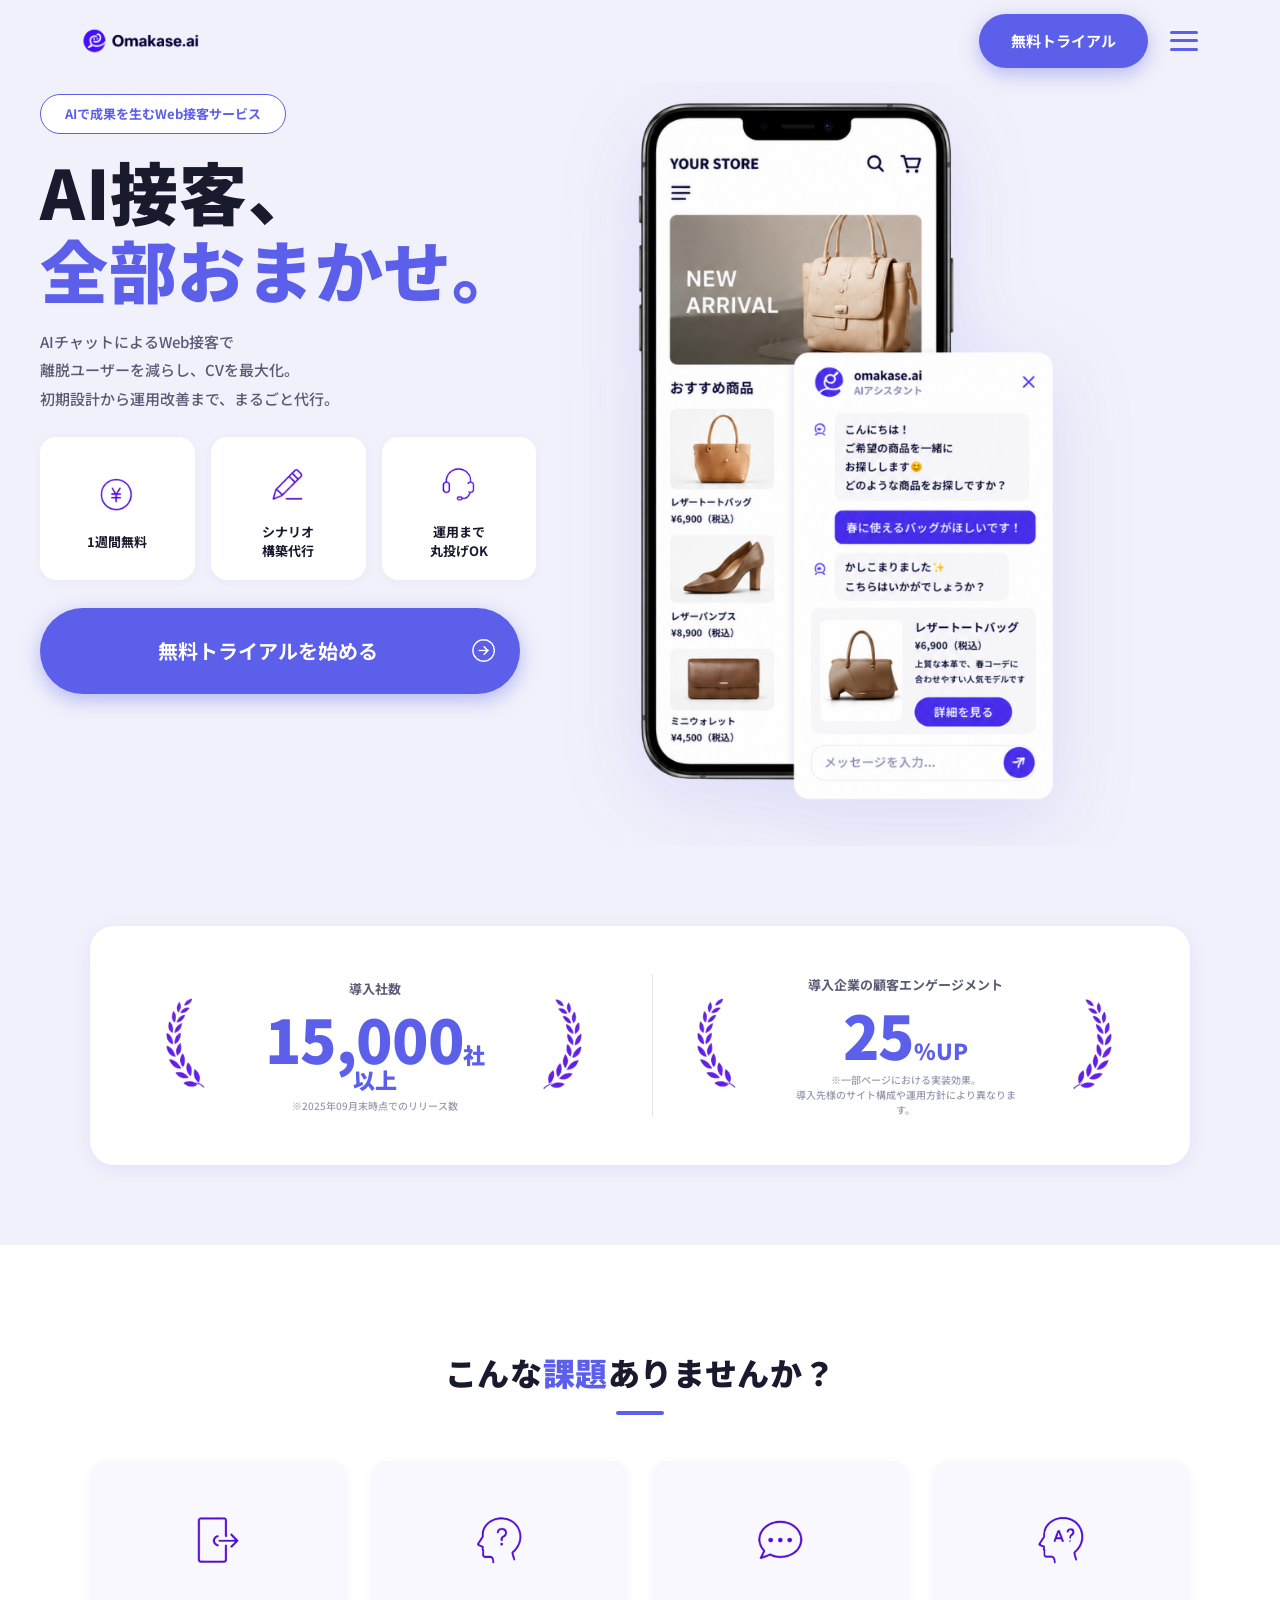
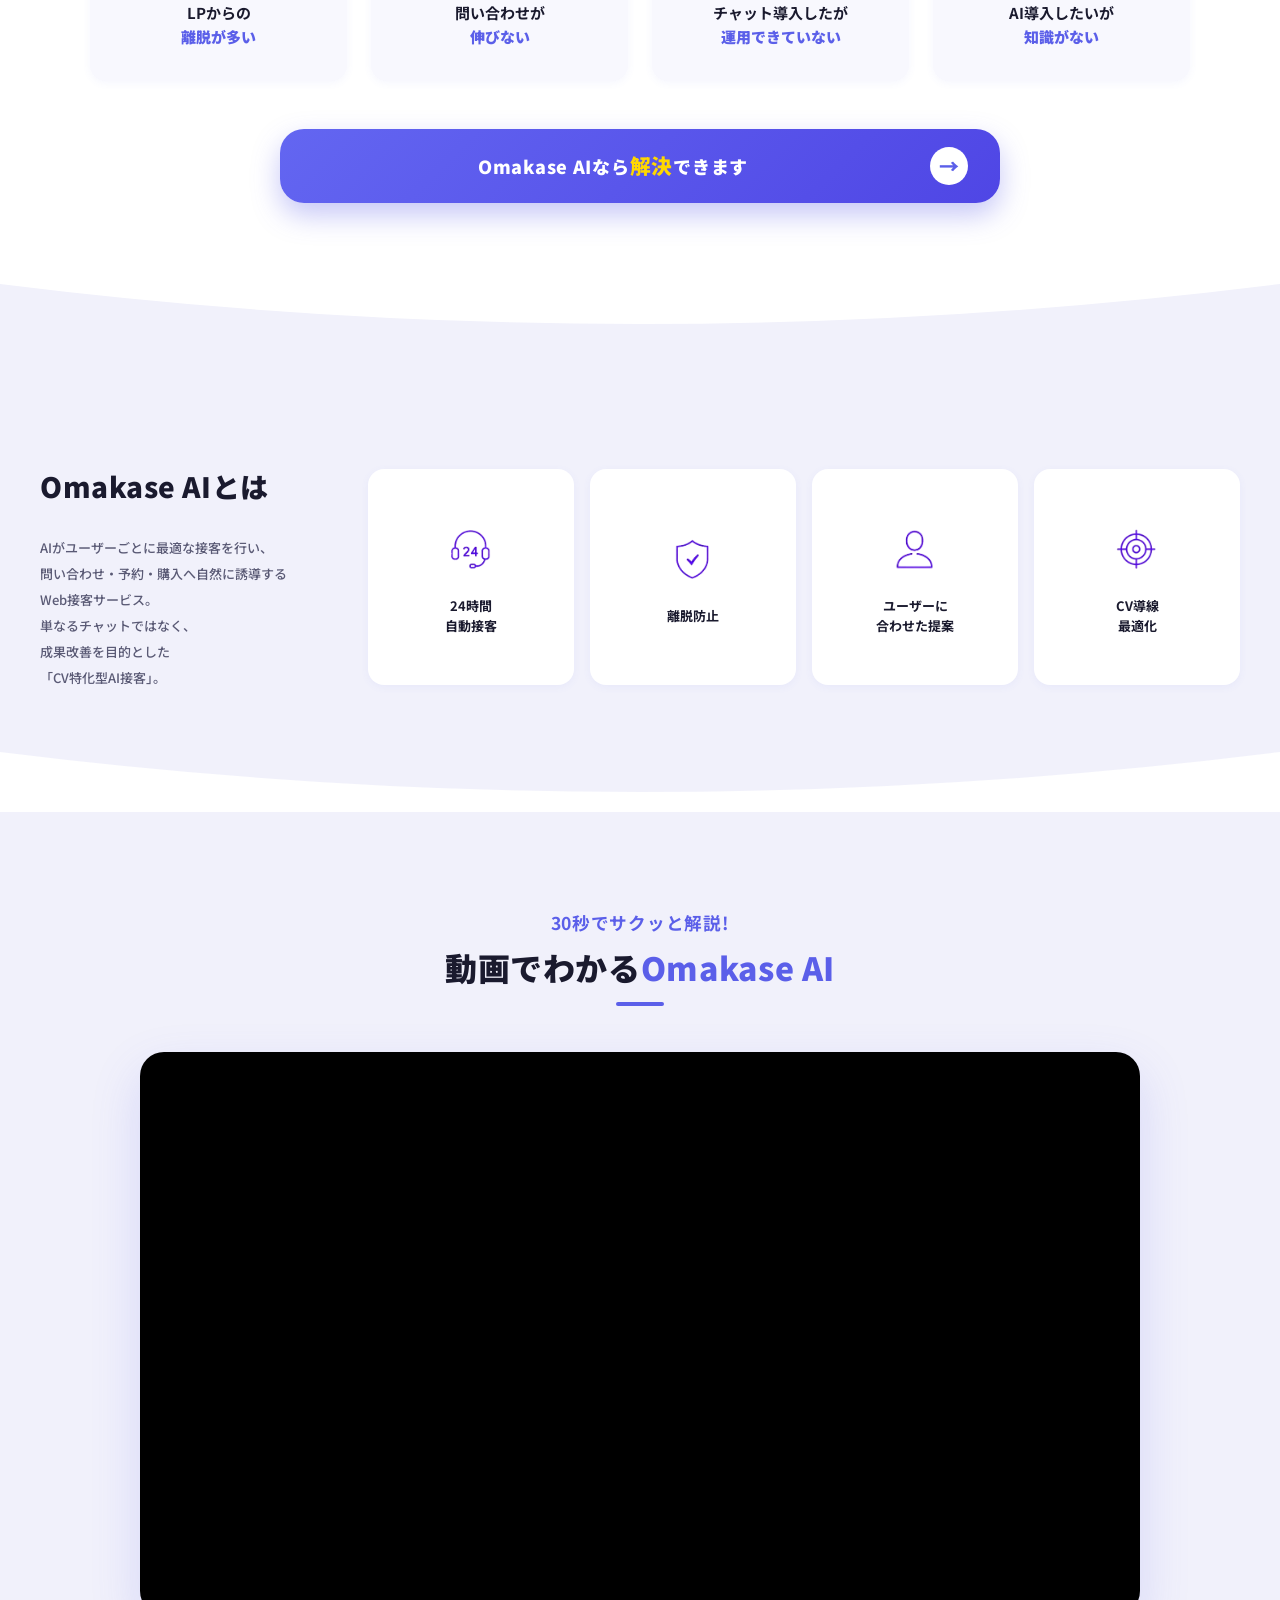
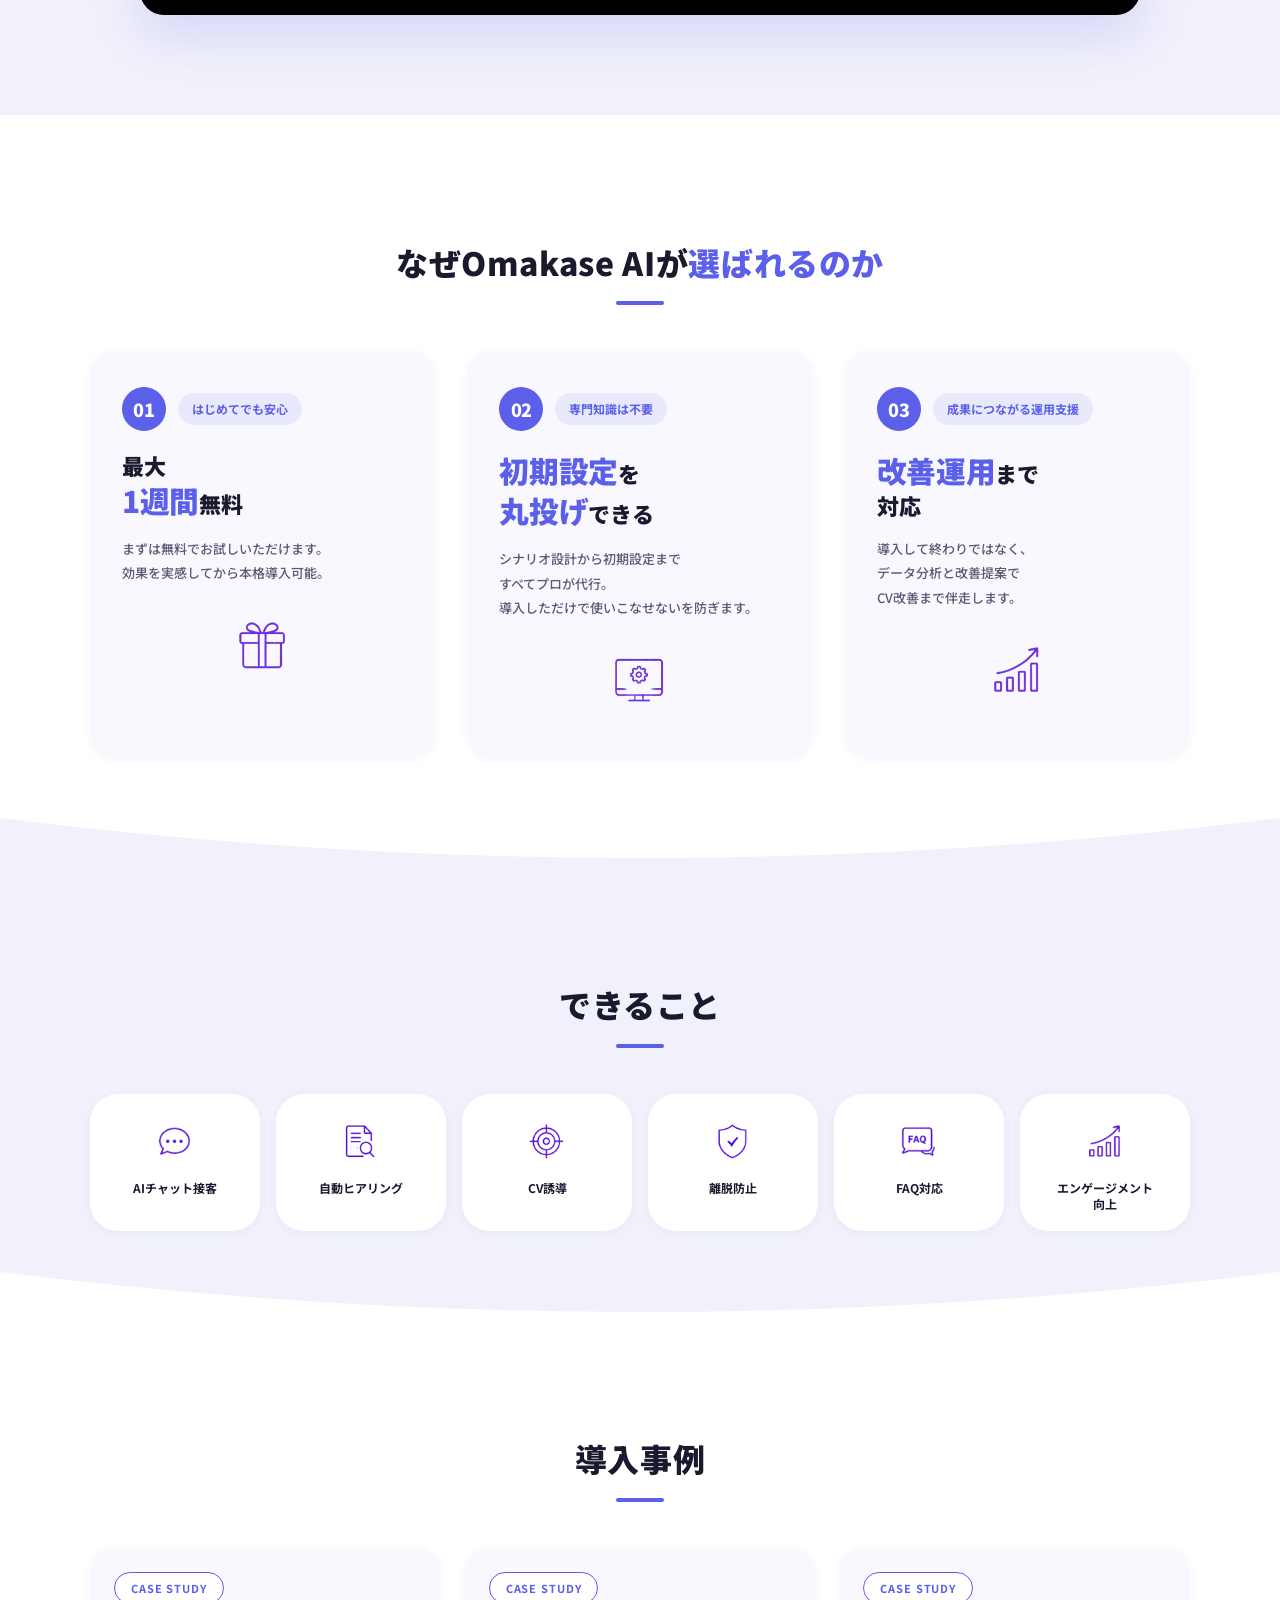
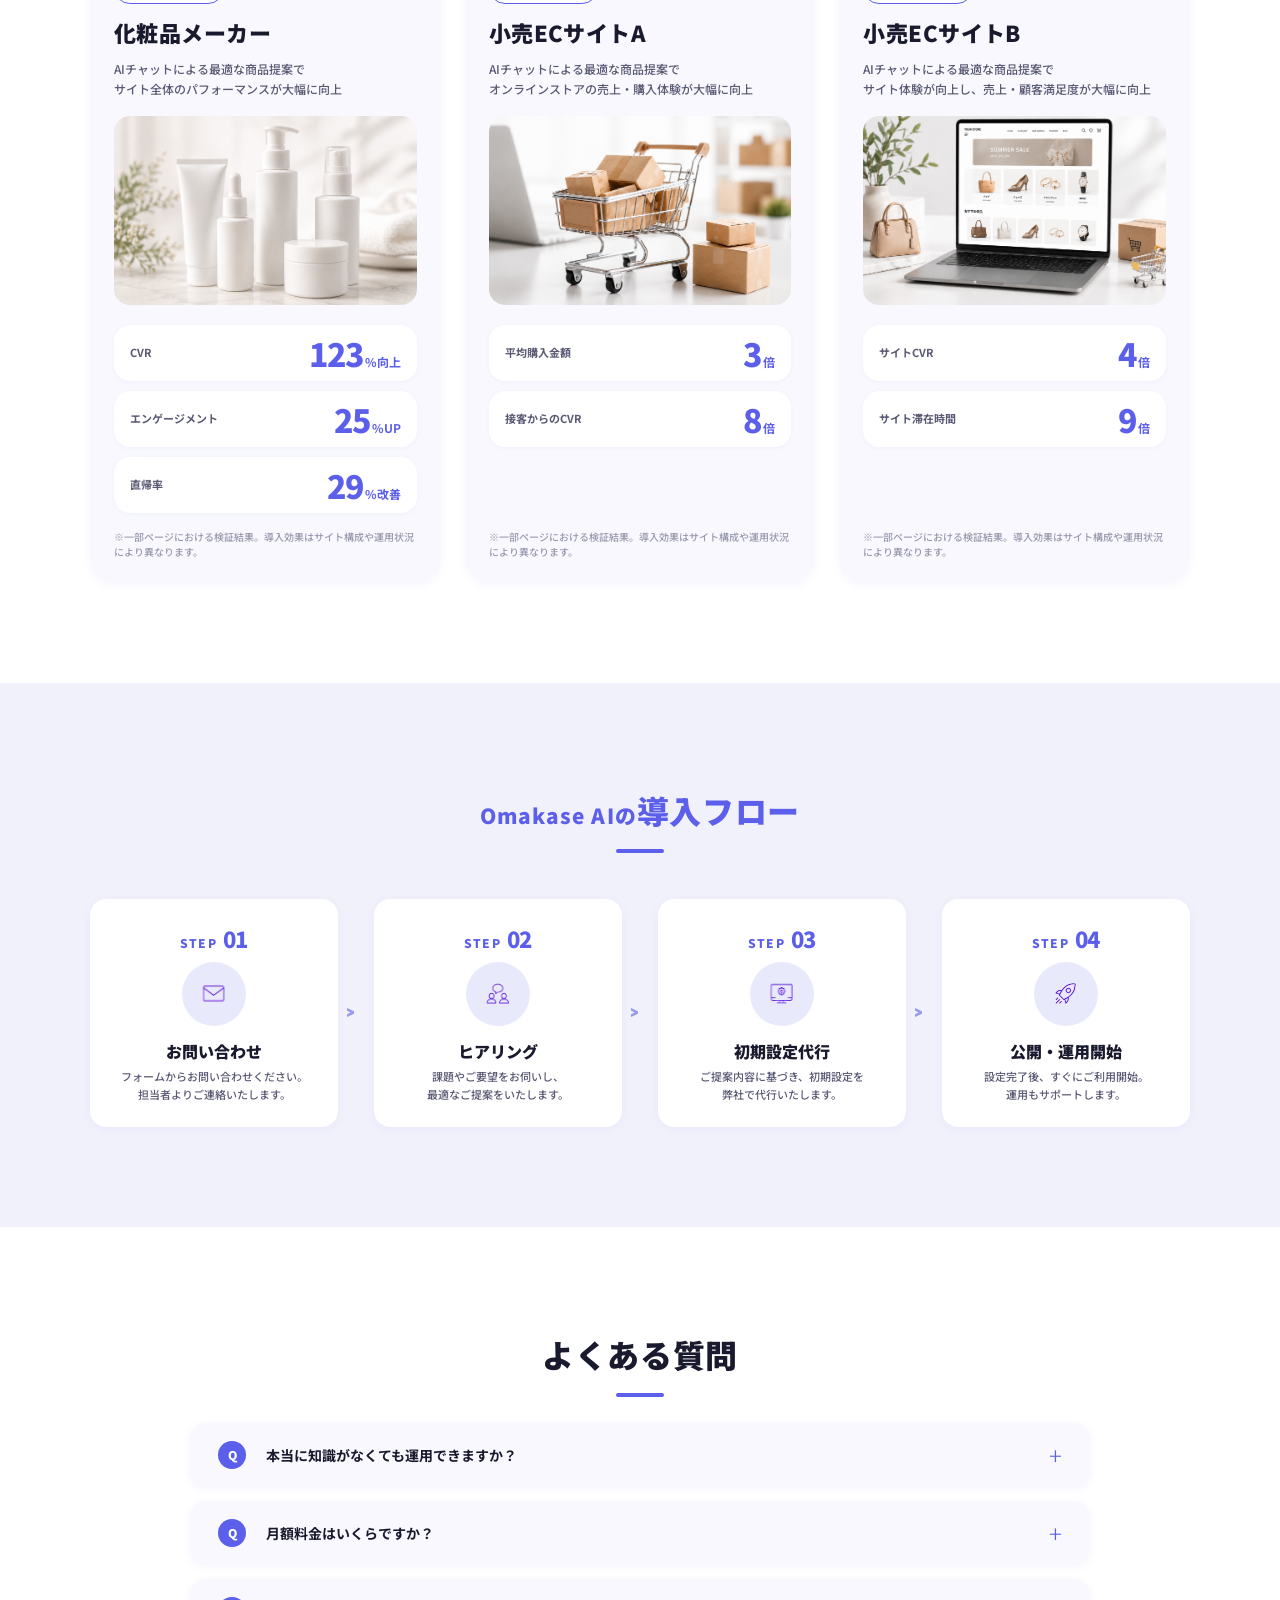
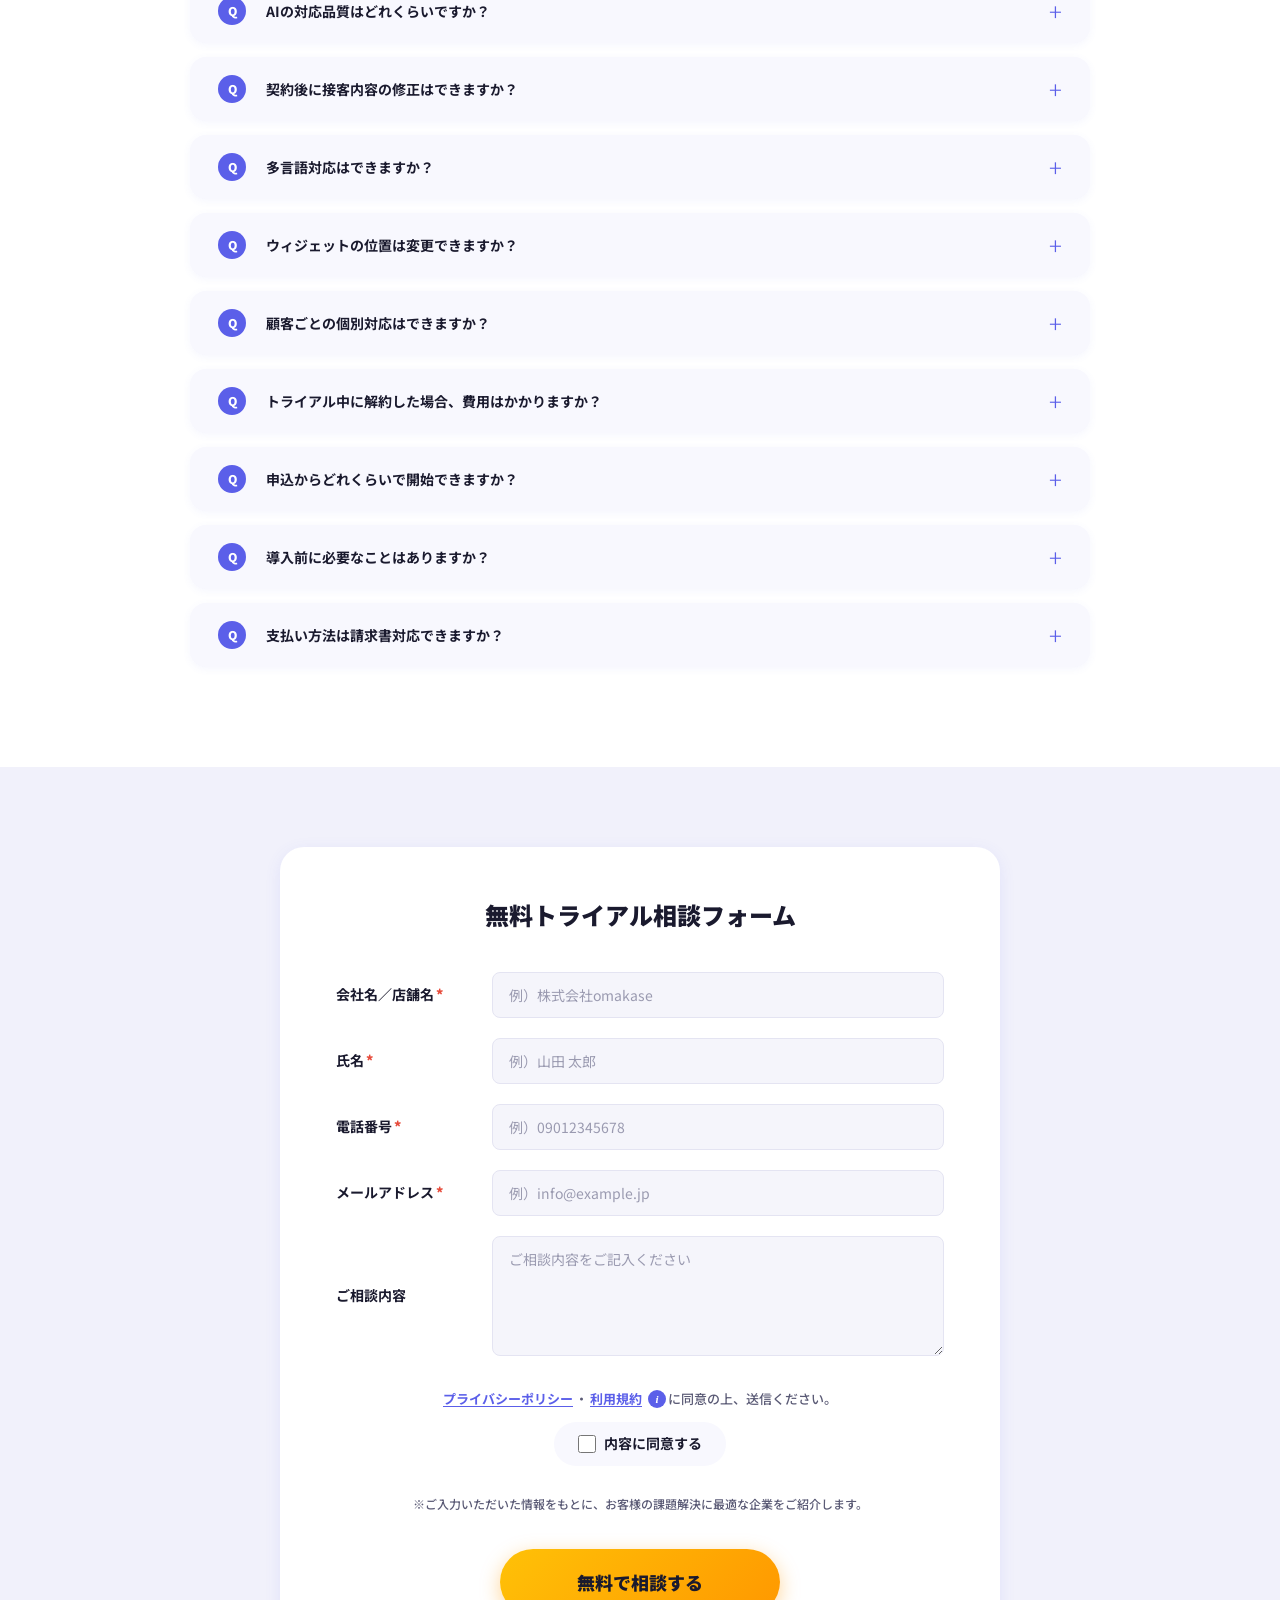
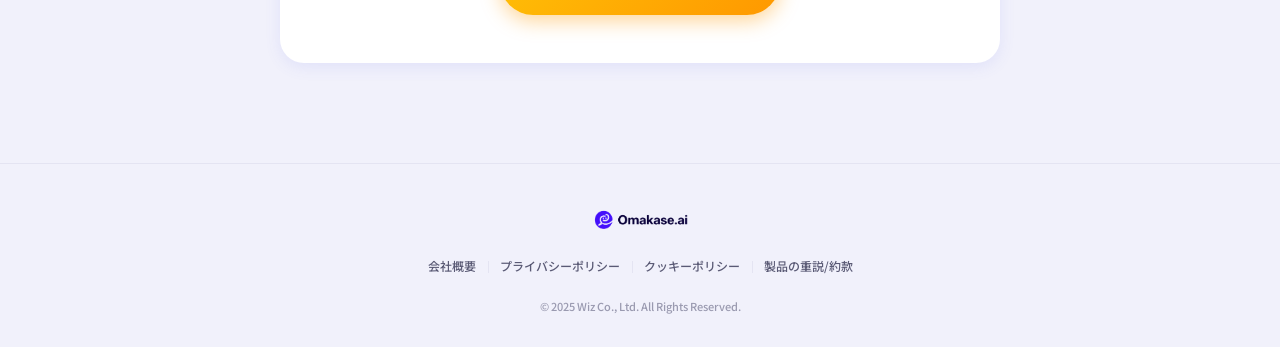
<file: index.html>
<!DOCTYPE html>
<html lang="ja">
<head>
<!-- Google Tag Manager -->
<script>(function(w,d,s,l,i){w[l]=w[l]||[];w[l].push({'gtm.start':
new Date().getTime(),event:'gtm.js'});var f=d.getElementsByTagName(s)[0],
j=d.createElement(s),dl=l!='dataLayer'?'&l='+l:'';j.async=true;j.src=
'https://www.googletagmanager.com/gtm.js?id='+i+dl;f.parentNode.insertBefore(j,f);
})(window,document,'script','dataLayer','GTM-5WVKWV6D');</script>
<!-- End Google Tag Manager -->
<meta charset="UTF-8">
<meta name="viewport" content="width=device-width, initial-scale=1.0">
<meta name="description" content="Omakase AI - AIチャットによるWeb接客で離脱ユーザーを減らし、CVを最大化。初期設計から運用改善まで、まるごと代行。">
<title>Omakase AI｜AI接客、全部おまかせ。</title>
<link rel="preconnect" href="https://fonts.googleapis.com">
<link rel="preconnect" href="https://fonts.gstatic.com" crossorigin>
<link href="https://fonts.googleapis.com/css2?family=Noto+Sans+JP:wght@400;500;700;900&display=swap" rel="stylesheet">
<link rel="stylesheet" href="https://cdn.jsdelivr.net/npm/swiper@11/swiper-bundle.min.css">
<link rel="stylesheet" href="css/style.css">
</head>
<body>
<!-- Google Tag Manager (noscript) -->
<noscript><iframe src="https://www.googletagmanager.com/ns.html?id=GTM-5WVKWV6D"
height="0" width="0" style="display:none;visibility:hidden"></iframe></noscript>
<!-- End Google Tag Manager (noscript) -->

<!-- ========== ヘッダー ========== -->
<header class="header" id="top">
  <div class="header__inner">
    <a href="#top" class="header__logo">
      <img src="images/logo.png" alt="omakase.ai">
    </a>
    <div class="header__right">
      <a href="#contact" class="btn btn--primary btn--sm header__cta">無料トライアル</a>
      <button class="header__menu" id="menu-btn" aria-label="メニューを開く" aria-expanded="false">
        <span class="header__menu-bar"></span>
        <span class="header__menu-bar"></span>
        <span class="header__menu-bar"></span>
      </button>
    </div>
  </div>
</header>

<!-- ========== ドロワーメニュー ========== -->
<nav class="drawer" id="drawer" aria-hidden="true">
  <div class="drawer__overlay" data-drawer-close></div>
  <div class="drawer__content">
    <button class="drawer__close" data-drawer-close aria-label="メニューを閉じる">×</button>
    <ul class="drawer__list">
      <li><a href="#top" data-drawer-link>HOME</a></li>
      <li><a href="#cases" data-drawer-link>導入事例</a></li>
      <li><a href="#flow" data-drawer-link>導入フロー</a></li>
      <li><a href="#contact" data-drawer-link>お問合せ</a></li>
      <li><a href="https://012grp.co.jp/company/corporate_profile" target="_blank" rel="noopener">運営会社</a></li>
      <li><a href="https://012grp.co.jp/policy" target="_blank" rel="noopener">プライバシーポリシー</a></li>
    </ul>
  </div>
</nav>

<!-- ========== ファーストビュー ========== -->
<section class="fv">
  <div class="fv__inner">
    <div class="fv__text">
      <span class="fv__tag"><span class="fv__tag-pc">AIで成果を生むWeb接客サービス</span><span class="fv__tag-sp">AIで成果を生むWeb接客</span></span>
      <h1 class="fv__title">AI接客、<br><span class="fv__title-accent">全部おまかせ。</span><span class="fv__title-sub"><br>CV改善まで、<br><span class="fv__title-accent">丸投げ。</span></span></h1>
      <p class="fv__lead">
        <span class="fv__lead-pc">AIチャットによるWeb接客で<br>
        離脱ユーザーを減らし、CVを最大化。<br>
        初期設計から運用改善まで、まるごと代行。</span>
        <span class="fv__lead-sp">AIチャットによるWeb接客で<br>
        離脱ユーザーを減らし、CVを最大化。<br>
        初期設計から運用改善まで代行。</span>
      </p>
      <ul class="fv__features">
        <li>
          <span class="fv__feature-icon"><img src="images/icon_01_yen.png" alt=""></span>
          <span class="fv__feature-text">1週間無料</span>
          <span class="fv__feature-sub">まずは気軽に<br>お試しいただけます</span>
        </li>
        <li>
          <span class="fv__feature-icon"><img src="images/icon_02_pencil.png" alt=""></span>
          <span class="fv__feature-text">シナリオ<br>構築代行</span>
          <span class="fv__feature-sub">成果に直結する<br>シナリオを設計</span>
        </li>
        <li>
          <span class="fv__feature-icon"><img src="images/icon_03_headset.png" alt=""></span>
          <span class="fv__feature-text">運用まで<br>丸投げOK</span>
          <span class="fv__feature-sub">導入後の運用改善まで<br>すべてお任せ</span>
        </li>
      </ul>
      <a href="#contact" class="btn btn--primary btn--lg btn--with-arrow">
        無料トライアルを始める
        <span class="btn__arrow"><img src="images/icon_20_circle_arrow.png" alt=""></span>
      </a>
    </div>
    <div class="fv__image">
      <picture>
        <source media="(max-width: 767px)" srcset="images/fv-pop-sp.png">
        <img src="images/fv-pop.png" alt="Omakase AIの接客イメージ">
      </picture>
    </div>
  </div>
</section>

<!-- ========== 実績バナー ========== -->
<section class="stats">
  <h2 class="section-title section-title--sp-deco"><span>導入実績</span></h2>
  <div class="stats__inner">
    <div class="stats__item">
      <img src="images/icon_24_wreath_left.png" alt="" class="stats__wreath stats__wreath--left">
      <div class="stats__content">
        <p class="stats__label">導入社数</p>
        <p class="stats__number"><span class="stats__big">15,000</span>社以上</p>
        <p class="stats__note">※2025年09月末時点でのリリース数</p>
      </div>
      <img src="images/icon_25_wreath_right.png" alt="" class="stats__wreath stats__wreath--right">
    </div>
    <div class="stats__item">
      <img src="images/icon_24_wreath_left.png" alt="" class="stats__wreath stats__wreath--left">
      <div class="stats__content">
        <p class="stats__label">導入企業の顧客エンゲージメント</p>
        <p class="stats__number"><span class="stats__big">25</span>%UP</p>
        <p class="stats__note">※一部ページにおける実装効果。<br>導入先様のサイト構成や運用方針により異なります。</p>
      </div>
      <img src="images/icon_25_wreath_right.png" alt="" class="stats__wreath stats__wreath--right">
    </div>
  </div>
</section>

<!-- ========== 課題提起 ========== -->
<section class="issues arch">
  <div class="arch__bottom">
    <svg viewBox="0 0 1440 60" preserveAspectRatio="none" xmlns="http://www.w3.org/2000/svg">
      <path d="M0,0 Q720,80 1440,0 L1440,60 L0,60 Z" fill="#F1F1FB"/>
    </svg>
  </div>
  <h2 class="section-title">こんな<span class="section-title__accent">課題</span>ありませんか？</h2>
  <div class="issues__grid">
    <div class="issue-card">
      <div class="issue-card__icon"><img src="images/icon_04_door.png" alt=""></div>
      <p class="issue-card__text"><strong>LPからの</strong><br><span class="issue-card__text-accent">離脱が多い</span></p>
    </div>
    <div class="issue-card">
      <div class="issue-card__icon"><img src="images/icon_05_head_question.png" alt=""></div>
      <p class="issue-card__text"><strong>問い合わせが</strong><br><span class="issue-card__text-accent">伸びない</span></p>
    </div>
    <div class="issue-card">
      <div class="issue-card__icon"><img src="images/icon_06_chat.png" alt=""></div>
      <p class="issue-card__text"><strong>チャット導入したが</strong><br><span class="issue-card__text-accent">運用できていない</span></p>
    </div>
    <div class="issue-card">
      <div class="issue-card__icon"><img src="images/icon_07_head_A.png" alt=""></div>
      <p class="issue-card__text"><strong>AI導入したいが</strong><br><span class="issue-card__text-accent">知識がない</span></p>
    </div>
  </div>
  <a href="#contact" class="solution-bar">
    <span class="solution-bar__text">Omakase AIなら<br class="sp-only"><span class="solution-bar__accent">解決</span>できます</span>
    <span class="solution-bar__arrow">→</span>
  </a>
</section>

<!-- ========== omakase.aiとは ========== -->
<section class="about arch">
  <div class="arch__bottom">
    <svg viewBox="0 0 1440 60" preserveAspectRatio="none" xmlns="http://www.w3.org/2000/svg">
      <path d="M0,0 Q720,80 1440,0 L1440,60 L0,60 Z" fill="#FFFFFF"/>
    </svg>
  </div>
  <div class="about__inner">
    <div class="about__text">
      <h2 class="about__title">Omakase AIとは</h2>
      <p class="about__desc">
        AIがユーザーごとに最適な接客を行い、<br>
        問い合わせ・予約・購入へ自然に誘導する<br>
        Web接客サービス。<br>
        単なるチャットではなく、<br>
        成果改善を目的とした<br>
        「CV特化型AI接客」。
      </p>
    </div>
    <div class="about__features">
      <div class="about-feature">
        <div class="about-feature__icon"><img src="images/icon_08_headset_24.png" alt=""></div>
        <p class="about-feature__text">24時間<br>自動接客</p>
      </div>
      <div class="about-feature">
        <div class="about-feature__icon"><img src="images/icon_09_shield.png" alt=""></div>
        <p class="about-feature__text">離脱防止</p>
      </div>
      <div class="about-feature">
        <div class="about-feature__icon"><img src="images/icon_10_person.png" alt=""></div>
        <p class="about-feature__text">ユーザーに<br>合わせた提案</p>
      </div>
      <div class="about-feature">
        <div class="about-feature__icon"><img src="images/icon_11_target.png" alt=""></div>
        <p class="about-feature__text">CV導線<br>最適化</p>
      </div>
    </div>
  </div>
</section>

<!-- ========== 紹介動画 ========== -->
<section class="video-intro">
  <div class="video-intro__inner">
    <h2 class="section-title video-intro__title">
      <span class="video-intro__lead">30秒でサクッと解説!</span>
      動画でわかる<span class="section-title__accent">Omakase AI</span>
    </h2>
    <div class="video-intro__frame">
      <div style="padding:56.25% 0 0 0;position:relative;">
        <iframe src="https://player.vimeo.com/video/1194362712?h=de502f38b1&amp;badge=0&amp;autopause=0&amp;player_id=0&amp;app_id=58479" frameborder="0" allow="autoplay; fullscreen; picture-in-picture; clipboard-write; encrypted-media; web-share" referrerpolicy="strict-origin-when-cross-origin" style="position:absolute;top:0;left:0;width:100%;height:100%;" title="Wizさん用_タクアド_v1_Omakaseai"></iframe>
      </div>
    </div>
  </div>
</section>

<!-- ========== 選ばれる理由 ========== -->
<section class="reasons arch">
  <div class="arch__bottom">
    <svg viewBox="0 0 1440 60" preserveAspectRatio="none" xmlns="http://www.w3.org/2000/svg">
      <path d="M0,0 Q720,80 1440,0 L1440,60 L0,60 Z" fill="#F1F1FB"/>
    </svg>
  </div>
  <h2 class="section-title">なぜOmakase AIが<br class="sp-only"><span class="section-title__accent">選ばれるのか</span></h2>
  <div class="reasons__grid">
    <div class="reason-card">
      <div class="reason-card__header">
        <span class="reason-card__number">01</span>
        <span class="reason-card__tag">はじめてでも安心</span>
      </div>
      <h3 class="reason-card__title">最大<br><span class="reason-card__title-big">1週間</span>無料</h3>
      <p class="reason-card__text">
        まずは無料でお試しいただけます。<br>
        効果を実感してから本格導入可能。
      </p>
      <div class="reason-card__icon"><img src="images/icon_12_gift.png" alt=""></div>
    </div>
    <div class="reason-card">
      <div class="reason-card__header">
        <span class="reason-card__number">02</span>
        <span class="reason-card__tag">専門知識は不要</span>
      </div>
      <h3 class="reason-card__title"><span class="reason-card__title-big">初期設定</span>を<br><span class="reason-card__title-big">丸投げ</span>できる</h3>
      <p class="reason-card__text">
        シナリオ設計から初期設定まで<br>
        すべてプロが代行。<br>
        導入しただけで使いこなせないを防ぎます。
      </p>
      <div class="reason-card__icon"><img src="images/icon_13_monitor.png" alt=""></div>
    </div>
    <div class="reason-card">
      <div class="reason-card__header">
        <span class="reason-card__number">03</span>
        <span class="reason-card__tag">成果につながる運用支援</span>
      </div>
      <h3 class="reason-card__title"><span class="reason-card__title-big">改善運用</span>まで<br>対応</h3>
      <p class="reason-card__text">
        導入して終わりではなく、<br>
        データ分析と改善提案で<br>
        CV改善まで伴走します。
      </p>
      <div class="reason-card__icon"><img src="images/icon_14_chart.png" alt=""></div>
    </div>
  </div>
</section>

<!-- ========== できること ========== -->
<section class="features arch">
  <div class="arch__bottom">
    <svg viewBox="0 0 1440 60" preserveAspectRatio="none" xmlns="http://www.w3.org/2000/svg">
      <path d="M0,0 Q720,80 1440,0 L1440,60 L0,60 Z" fill="#FFFFFF"/>
    </svg>
  </div>
  <h2 class="section-title">できること</h2>
  <div class="features__grid">
    <div class="feature-card">
      <div class="feature-card__icon"><img src="images/icon_06_chat.png" alt=""></div>
      <p class="feature-card__text">AIチャット接客</p>
    </div>
    <div class="feature-card">
      <div class="feature-card__icon"><img src="images/icon_15_document.png" alt=""></div>
      <p class="feature-card__text">自動ヒアリング</p>
    </div>
    <div class="feature-card">
      <div class="feature-card__icon"><img src="images/icon_11_target.png" alt=""></div>
      <p class="feature-card__text">CV誘導</p>
    </div>
    <div class="feature-card">
      <div class="feature-card__icon"><img src="images/icon_09_shield.png" alt=""></div>
      <p class="feature-card__text">離脱防止</p>
    </div>
    <div class="feature-card">
      <div class="feature-card__icon"><img src="images/icon_16_faq.png" alt=""></div>
      <p class="feature-card__text">FAQ対応</p>
    </div>
    <div class="feature-card">
      <div class="feature-card__icon"><img src="images/icon_14_chart.png" alt=""></div>
      <p class="feature-card__text">エンゲージメント<br>向上</p>
    </div>
  </div>
</section>

<!-- ========== 導入事例 ========== -->
<section class="cases" id="cases">
  <h2 class="section-title section-title--sp-deco"><span>導入事例</span></h2>

  <!-- PC: 3カラム / SP: Swiperスライドショー -->
  <div class="swiper cases__swiper">
    <div class="swiper-wrapper cases__grid">

      <article class="swiper-slide case-card">
        <span class="case-card__tag">CASE STUDY</span>
        <h3 class="case-card__name">化粧品メーカー</h3>
        <p class="case-card__desc">AIチャットによる最適な商品提案で<br>サイト全体のパフォーマンスが大幅に向上</p>
        <div class="case-card__image">
          <img src="images/dounyu-kesyohin.png" alt="化粧品メーカー">
        </div>
        <div class="case-card__stats">
          <div class="case-stat">
            <p class="case-stat__label">CVR</p>
            <p class="case-stat__value">
              <span class="case-stat__big">123</span><span class="case-stat__unit">%向上</span>
            </p>
          </div>
          <div class="case-stat">
            <p class="case-stat__label">エンゲージメント</p>
            <p class="case-stat__value">
              <span class="case-stat__big">25</span><span class="case-stat__unit">%UP</span>
            </p>
          </div>
          <div class="case-stat">
            <p class="case-stat__label">直帰率</p>
            <p class="case-stat__value">
              <span class="case-stat__big">29</span><span class="case-stat__unit">%改善</span>
            </p>
          </div>
        </div>
        <p class="case-card__note">※一部ページにおける検証結果。導入効果はサイト構成や運用状況により異なります。</p>
      </article>

      <article class="swiper-slide case-card">
        <span class="case-card__tag">CASE STUDY</span>
        <h3 class="case-card__name">小売ECサイトA</h3>
        <p class="case-card__desc">AIチャットによる最適な商品提案で<br>オンラインストアの売上・購入体験が大幅に向上</p>
        <div class="case-card__image">
          <img src="images/dounyu-ecA.png" alt="小売ECサイトA">
        </div>
        <div class="case-card__stats">
          <div class="case-stat">
            <p class="case-stat__label">平均購入金額</p>
            <p class="case-stat__value">
              <span class="case-stat__big">3</span><span class="case-stat__unit">倍</span>
            </p>
          </div>
          <div class="case-stat">
            <p class="case-stat__label">接客からのCVR</p>
            <p class="case-stat__value">
              <span class="case-stat__big">8</span><span class="case-stat__unit">倍</span>
            </p>
          </div>
        </div>
        <p class="case-card__note">※一部ページにおける検証結果。導入効果はサイト構成や運用状況により異なります。</p>
      </article>

      <article class="swiper-slide case-card">
        <span class="case-card__tag">CASE STUDY</span>
        <h3 class="case-card__name">小売ECサイトB</h3>
        <p class="case-card__desc">AIチャットによる最適な商品提案で<br>サイト体験が向上し、売上・顧客満足度が大幅に向上</p>
        <div class="case-card__image">
          <img src="images/dounyu-ecB.png" alt="小売ECサイトB">
        </div>
        <div class="case-card__stats">
          <div class="case-stat">
            <p class="case-stat__label">サイトCVR</p>
            <p class="case-stat__value">
              <span class="case-stat__big">4</span><span class="case-stat__unit">倍</span>
            </p>
          </div>
          <div class="case-stat">
            <p class="case-stat__label">サイト滞在時間</p>
            <p class="case-stat__value">
              <span class="case-stat__big">9</span><span class="case-stat__unit">倍</span>
            </p>
          </div>
        </div>
        <p class="case-card__note">※一部ページにおける検証結果。導入効果はサイト構成や運用状況により異なります。</p>
      </article>

    </div>
    <!-- スライドショーのドット（SP時のみ表示） -->
    <div class="swiper-pagination cases__pagination"></div>
  </div>
</section>

<!-- ========== 導入フロー ========== -->
<section class="flow" id="flow">
  <h2 class="section-title"><span class="section-title__brand">Omakase AIの</span><br class="sp-only"><span class="section-title__accent">導入フロー</span></h2>
  <div class="flow__grid">
    <div class="flow-step">
      <div class="flow-step__head">
        <span class="flow-step__label">STEP</span>
        <span class="flow-step__number">01</span>
      </div>
      <div class="flow-step__icon"><img src="images/icon_18_mail.png" alt=""></div>
      <div class="flow-step__body">
        <p class="flow-step__title">お問い合わせ</p>
        <p class="flow-step__desc">フォームからお問い合わせください。<br>担当者よりご連絡いたします。</p>
      </div>
    </div>
    <div class="flow-step__arrow"><span>˅</span></div>
    <div class="flow-step">
      <div class="flow-step__head">
        <span class="flow-step__label">STEP</span>
        <span class="flow-step__number">02</span>
      </div>
      <div class="flow-step__icon"><img src="images/icon_19_people_chat.png" alt=""></div>
      <div class="flow-step__body">
        <p class="flow-step__title">ヒアリング</p>
        <p class="flow-step__desc">課題やご要望をお伺いし、<br>最適なご提案をいたします。</p>
      </div>
    </div>
    <div class="flow-step__arrow"><span>˅</span></div>
    <div class="flow-step">
      <div class="flow-step__head">
        <span class="flow-step__label">STEP</span>
        <span class="flow-step__number">03</span>
      </div>
      <div class="flow-step__icon"><img src="images/icon_13_monitor.png" alt=""></div>
      <div class="flow-step__body">
        <p class="flow-step__title">初期設定代行</p>
        <p class="flow-step__desc">ご提案内容に基づき、初期設定を<br>弊社で代行いたします。</p>
      </div>
    </div>
    <div class="flow-step__arrow"><span>˅</span></div>
    <div class="flow-step">
      <div class="flow-step__head">
        <span class="flow-step__label">STEP</span>
        <span class="flow-step__number">04</span>
      </div>
      <div class="flow-step__icon"><img src="images/icon_17_rocket.png" alt=""></div>
      <div class="flow-step__body">
        <p class="flow-step__title">公開・運用開始</p>
        <p class="flow-step__desc">設定完了後、すぐにご利用開始。<br>運用もサポートします。</p>
      </div>
    </div>
  </div>
</section>

<!-- ========== よくある質問 ========== -->
<section class="faq">
  <h2 class="section-title">よくある質問</h2>
  <div class="faq__list">
    <details class="faq-item">
      <summary class="faq-item__question">
        <span class="faq-item__q">Q</span>
        <span class="faq-item__text">本当に知識がなくても運用できますか？</span>
        <span class="faq-item__toggle">+</span>
      </summary>
      <div class="faq-item__answer">
        <span class="faq-item__a">A</span>
        <p>はい、すべておまかせいただけます。専門知識は不要です。</p>
      </div>
    </details>
    <details class="faq-item">
      <summary class="faq-item__question">
        <span class="faq-item__q">Q</span>
        <span class="faq-item__text">月額料金はいくらですか？</span>
        <span class="faq-item__toggle">+</span>
      </summary>
      <div class="faq-item__answer">
        <span class="faq-item__a">A</span>
        <p>月額1万円・3万円・10万円の3プランをご用意しています。</p>
      </div>
    </details>
    <details class="faq-item">
      <summary class="faq-item__question">
        <span class="faq-item__q">Q</span>
        <span class="faq-item__text">AIの対応品質はどれくらいですか？</span>
        <span class="faq-item__toggle">+</span>
      </summary>
      <div class="faq-item__answer">
        <span class="faq-item__a">A</span>
        <p>高速レスポンスで、自然な会話品質を実現しています。<span class="faq-item__note">※一部読み間違いが発生する場合があります。</span></p>
      </div>
    </details>
    <details class="faq-item">
      <summary class="faq-item__question">
        <span class="faq-item__q">Q</span>
        <span class="faq-item__text">契約後に接客内容の修正はできますか？</span>
        <span class="faq-item__toggle">+</span>
      </summary>
      <div class="faq-item__answer">
        <span class="faq-item__a">A</span>
        <p>可能です。修正対応もWizがサポートします。</p>
      </div>
    </details>
    <details class="faq-item">
      <summary class="faq-item__question">
        <span class="faq-item__q">Q</span>
        <span class="faq-item__text">多言語対応はできますか？</span>
        <span class="faq-item__toggle">+</span>
      </summary>
      <div class="faq-item__answer">
        <span class="faq-item__a">A</span>
        <p>可能です。設定した言語以外でも自動で返答できます。<span class="faq-item__note">※音声チャットは初期設定言語のみ対応です。</span></p>
      </div>
    </details>
    <details class="faq-item">
      <summary class="faq-item__question">
        <span class="faq-item__q">Q</span>
        <span class="faq-item__text">ウィジェットの位置は変更できますか？</span>
        <span class="faq-item__toggle">+</span>
      </summary>
      <div class="faq-item__answer">
        <span class="faq-item__a">A</span>
        <p>自由に変更可能です。</p>
      </div>
    </details>
    <details class="faq-item">
      <summary class="faq-item__question">
        <span class="faq-item__q">Q</span>
        <span class="faq-item__text">顧客ごとの個別対応はできますか？</span>
        <span class="faq-item__toggle">+</span>
      </summary>
      <div class="faq-item__answer">
        <span class="faq-item__a">A</span>
        <p>注文履歴などをもとにした個別対応には現在対応していません。</p>
      </div>
    </details>
    <details class="faq-item">
      <summary class="faq-item__question">
        <span class="faq-item__q">Q</span>
        <span class="faq-item__text">トライアル中に解約した場合、費用はかかりますか？</span>
        <span class="faq-item__toggle">+</span>
      </summary>
      <div class="faq-item__answer">
        <span class="faq-item__a">A</span>
        <p>解約金は一切かかりません。</p>
      </div>
    </details>
    <details class="faq-item">
      <summary class="faq-item__question">
        <span class="faq-item__q">Q</span>
        <span class="faq-item__text">申込からどれくらいで開始できますか？</span>
        <span class="faq-item__toggle">+</span>
      </summary>
      <div class="faq-item__answer">
        <span class="faq-item__a">A</span>
        <p>最短1週間前後で導入可能です。</p>
      </div>
    </details>
    <details class="faq-item">
      <summary class="faq-item__question">
        <span class="faq-item__q">Q</span>
        <span class="faq-item__text">導入前に必要なことはありますか？</span>
        <span class="faq-item__toggle">+</span>
      </summary>
      <div class="faq-item__answer">
        <span class="faq-item__a">A</span>
        <p>お申込み・決済登録・商品データ共有のみでOKです。</p>
      </div>
    </details>
    <details class="faq-item">
      <summary class="faq-item__question">
        <span class="faq-item__q">Q</span>
        <span class="faq-item__text">支払い方法は請求書対応できますか？</span>
        <span class="faq-item__toggle">+</span>
      </summary>
      <div class="faq-item__answer">
        <span class="faq-item__a">A</span>
        <p>原則、クレジットカードまたは口座振替でのご案内となります。</p>
      </div>
    </details>
  </div>
</section>

<!-- ========== お問い合わせフォーム ========== -->
<section class="contact" id="contact">
  <div class="contact__inner">
    <div class="contact__card">
      <div class="contact__header">
        <span class="contact__badge" hidden></span>
        <h3 class="contact__title">無料トライアル相談フォーム</h3>
      </div>
      <form id="contact-form" class="contact__form" novalidate>
        <div class="form-row">
          <label class="form-row__label" for="company">会社名／店舗名<span class="form-row__req">*</span></label>
          <input type="text" id="company" name="company" class="form-row__input" placeholder="例）株式会社omakase" required>
        </div>
        <div class="form-row">
          <label class="form-row__label" for="name">氏名<span class="form-row__req">*</span></label>
          <input type="text" id="name" name="name" class="form-row__input" placeholder="例）山田 太郎" required>
        </div>
        <div class="form-row">
          <label class="form-row__label" for="tel">電話番号<span class="form-row__req">*</span></label>
          <input type="tel" id="tel" name="tel" class="form-row__input" placeholder="例）09012345678" required>
        </div>
        <div class="form-row">
          <label class="form-row__label" for="email">メールアドレス<span class="form-row__req">*</span></label>
          <input type="email" id="email" name="email" class="form-row__input" placeholder="例）info@example.jp" required>
        </div>
        <div class="form-row">
          <label class="form-row__label" for="message">ご相談内容</label>
          <textarea id="message" name="message" class="form-row__textarea" placeholder="ご相談内容をご記入ください"></textarea>
        </div>

        <div class="form-agree">
          <p class="form-agree__text">
            <a href="https://012grp.co.jp/policy" target="_blank" rel="noopener" class="form-agree__link">プライバシーポリシー</a>
            ・
            <a href="#" id="terms-link" class="form-agree__link">利用規約</a><button type="button" id="terms-icon" class="form-agree__icon" aria-label="利用規約について">i</button>
            に同意の上、送信ください。
          </p>
          <label class="form-agree__check">
            <input type="checkbox" id="agree" required>
            <span>内容に同意する</span>
          </label>
        </div>

        <div class="form-note">
          <p>※ご入力いただいた情報をもとに、お客様の課題解決に最適な企業をご紹介します。</p>
        </div>

        <!-- 計測用 hidden input（URLパラメータ自動取得） -->
        <input type="hidden" id="trk-utm_source" name="utm_source" value="">
        <input type="hidden" id="trk-utm_medium" name="utm_medium" value="">
        <input type="hidden" id="trk-utm_campaign" name="utm_campaign" value="">
        <input type="hidden" id="trk-utm_term" name="utm_term" value="">
        <input type="hidden" id="trk-utm_content" name="utm_content" value="">
        <input type="hidden" id="trk-placement" name="placement" value="">
        <input type="hidden" id="trk-keyword" name="keyword" value="">
        <input type="hidden" id="trk-matchtype" name="matchtype" value="">
        <input type="hidden" id="trk-gclid" name="gclid" value="">
        <input type="hidden" id="trk-fbclid" name="fbclid" value="">
        <input type="hidden" id="trk-lpv" name="lpv" value="">
        <input type="hidden" id="trk-src" name="src" value="">
        <input type="hidden" id="trk-camp" name="camp" value="">
        <input type="hidden" id="trk-ag" name="ag" value="">
        <input type="hidden" id="trk-ad" name="ad" value="">
        <input type="hidden" id="trk-pl" name="pl" value="">
        <input type="hidden" id="trk-kw" name="kw" value="">
        <input type="hidden" id="trk-mt" name="mt" value="">
        <input type="hidden" id="trk-lp_path" name="lp_path" value="">
        <input type="hidden" id="trk-referrer" name="referrer" value="">

        <div class="form-submit">
          <button type="submit" class="btn btn--accent btn--lg" id="submit-btn">
            <span class="btn__text">無料で相談する</span>
          </button>
        </div>
      </form>
    </div>
  </div>
</section>

<!-- ========== 利用規約モーダル ========== -->
<div class="modal" id="terms-modal" aria-hidden="true">
  <div class="modal__overlay" data-close></div>
  <div class="modal__content" role="dialog" aria-labelledby="terms-modal-title">
    <button class="modal__close" data-close aria-label="閉じる">×</button>
    <h4 id="terms-modal-title" class="modal__title">利用規約について</h4>
    <p class="modal__body">本サービスでお問い合わせ、資料請求、資料ダウンロードをしていただいた際にご入力頂きました情報は、お問い合わせに対する回答のために利用いたします。また、弊社が取り扱う商品・サービスに関する情報のご案内・商品・サービスのご提供、広告・宣伝・告知などを内容とする電子メール、電話、DM、ハガキ等でのお知らせ等の目的におきましても利用・管理・保管されます。</p>
  </div>
</div>

<!-- ========== フッター ========== -->
<footer class="footer">
  <div class="footer__inner">
    <img src="images/logo.png" alt="omakase.ai" class="footer__logo">
    <nav class="footer__nav">
      <a href="https://012grp.co.jp/company/corporate_profile" target="_blank" rel="noopener">会社概要</a>
      <a href="https://012grp.co.jp/policy" target="_blank" rel="noopener">プライバシーポリシー</a>
      <a href="https://012grp.co.jp/cookie" target="_blank" rel="noopener">クッキーポリシー</a>
      <a href="https://customer.012cloud.jp/" target="_blank" rel="noopener">製品の重説/約款</a>
    </nav>
    <p class="footer__copy">&copy; 2025 Wiz Co., Ltd. All Rights Reserved.</p>
  </div>
</footer>

<script src="https://cdn.jsdelivr.net/npm/swiper@11/swiper-bundle.min.js"></script>
<script src="https://player.vimeo.com/api/player.js"></script>
<script src="js/script.js"></script>
</body>
</html>
</file>
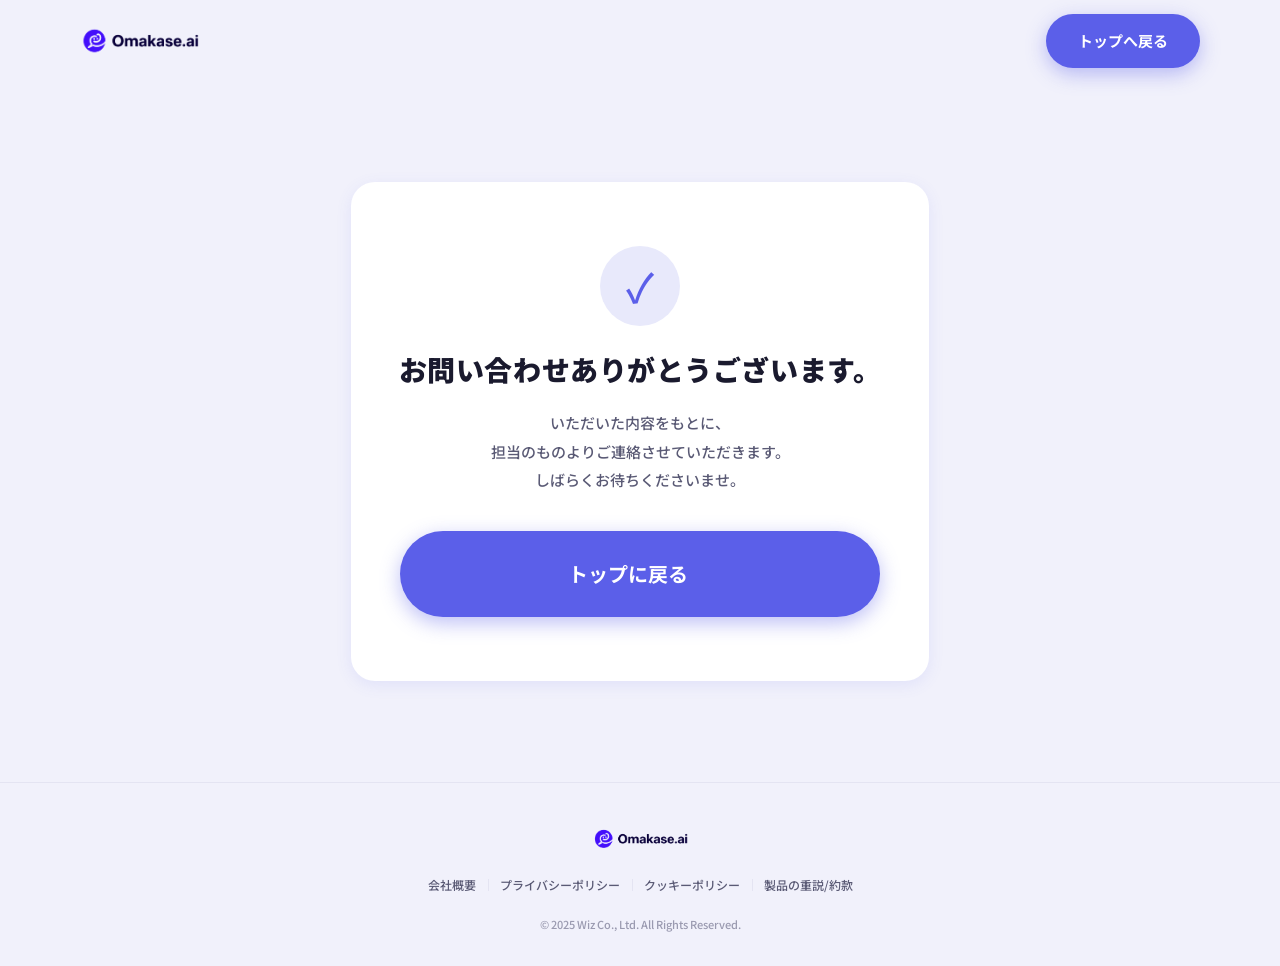
<file: thanks.html>
<!DOCTYPE html>
<html lang="ja">
<head>
<!-- Google Tag Manager -->
<script>(function(w,d,s,l,i){w[l]=w[l]||[];w[l].push({'gtm.start':
new Date().getTime(),event:'gtm.js'});var f=d.getElementsByTagName(s)[0],
j=d.createElement(s),dl=l!='dataLayer'?'&l='+l:'';j.async=true;j.src=
'https://www.googletagmanager.com/gtm.js?id='+i+dl;f.parentNode.insertBefore(j,f);
})(window,document,'script','dataLayer','GTM-5WVKWV6D');</script>
<!-- End Google Tag Manager -->
<meta charset="UTF-8">
<meta name="viewport" content="width=device-width, initial-scale=1.0">
<meta name="robots" content="noindex">
<title>お問い合わせありがとうございます｜Omakase AI</title>
<link rel="preconnect" href="https://fonts.googleapis.com">
<link rel="preconnect" href="https://fonts.gstatic.com" crossorigin>
<link href="https://fonts.googleapis.com/css2?family=Noto+Sans+JP:wght@400;500;700;900&display=swap" rel="stylesheet">
<link rel="stylesheet" href="css/style.css">
</head>
<body>
<!-- Google Tag Manager (noscript) -->
<noscript><iframe src="https://www.googletagmanager.com/ns.html?id=GTM-5WVKWV6D"
height="0" width="0" style="display:none;visibility:hidden"></iframe></noscript>
<!-- End Google Tag Manager (noscript) -->

<!-- ========== ヘッダー ========== -->
<header class="header">
  <div class="header__inner">
    <a href="index.html" class="header__logo">
      <img src="images/logo.png" alt="omakase.ai">
    </a>
    <div class="header__right">
      <a href="index.html" class="btn btn--primary btn--sm">トップへ戻る</a>
    </div>
  </div>
</header>

<!-- ========== サンクスメイン ========== -->
<main class="thanks">
  <div class="thanks__inner">
    <div class="thanks__icon">✓</div>
    <h1 class="thanks__title">お問い合わせありがとうございます。</h1>
    <p class="thanks__text">
      いただいた内容をもとに、<br>
      担当のものよりご連絡させていただきます。<br>
      しばらくお待ちくださいませ。
    </p>
    <a href="index.html" class="btn btn--primary btn--lg thanks__btn">
      トップに戻る
    </a>
  </div>
</main>

<!-- ========== フッター ========== -->
<footer class="footer">
  <div class="footer__inner">
    <img src="images/logo.png" alt="omakase.ai" class="footer__logo">
    <nav class="footer__nav">
      <a href="https://012grp.co.jp/company/corporate_profile" target="_blank" rel="noopener">会社概要</a>
      <a href="https://012grp.co.jp/policy" target="_blank" rel="noopener">プライバシーポリシー</a>
      <a href="https://012grp.co.jp/cookie" target="_blank" rel="noopener">クッキーポリシー</a>
      <a href="https://customer.012cloud.jp/" target="_blank" rel="noopener">製品の重説/約款</a>
    </nav>
    <p class="footer__copy">&copy; 2025 Wiz Co., Ltd. All Rights Reserved.</p>
  </div>
</footer>

</body>
</html>
</file>
<file: css/style.css>
/* ==========================================================================
   omakase.ai LP - style.css (v6: SP完全対応・ドロワー・スライドショー)
   ========================================================================== */

:root {
  --color-primary: #5B5FE9;
  --color-primary-dark: #4A4ED4;
  --color-primary-light: #7C80F0;
  --color-primary-pale: #E8E9FB;
  --color-primary-deep: #3F3FBB;
  --color-bg: #F1F1FB;
  --color-bg-light: #F8F8FE;
  --color-white: #FFFFFF;
  --color-text: #1A1A2E;
  --color-text-sub: #5A5A75;
  --color-text-mute: #9A9AB0;
  --color-border: #E4E4F2;
  --color-input-bg: #F5F5FB;
  --color-accent: #FFB800;
  --color-accent-dark: #F59E0B;
  --color-gold: #FFD700;
  --color-error: #E74C3C;
  --shadow-sm: 0 2px 8px rgba(91, 95, 233, 0.06);
  --shadow-md: 0 4px 16px rgba(91, 95, 233, 0.10);
  --shadow-lg: 0 8px 32px rgba(91, 95, 233, 0.14);
  --shadow-cta: 0 12px 28px rgba(91, 95, 233, 0.45);
  --radius-sm: 8px;
  --radius-md: 16px;
  --radius-lg: 24px;
  --radius-pill: 999px;
}

/* リセット */
*, *::before, *::after {
  box-sizing: border-box;
  margin: 0;
  padding: 0;
}

html { scroll-behavior: smooth; }
body {
  font-family: "Noto Sans JP", -apple-system, BlinkMacSystemFont, "Segoe UI", "Helvetica Neue", sans-serif;
  font-weight: 500;
  color: var(--color-text);
  background: var(--color-bg);
  line-height: 1.7;
  -webkit-font-smoothing: antialiased;
  -moz-osx-font-smoothing: grayscale;
}
img { max-width: 100%; height: auto; display: block; }
a { color: inherit; text-decoration: none; }
ul { list-style: none; }
button { border: none; background: none; cursor: pointer; font-family: inherit; }

/* SP表示制御 */
.sp-only { display: none; }
.pc-only { display: inline; }
.fv__lead-sp { display: none; }
.fv__lead-pc { display: inline; }
.fv__tag-sp { display: none; }
.fv__tag-pc { display: inline; }

/* ==========================================================================
   共通：セクションタイトル
   ========================================================================== */
.section-title {
  font-size: 32px;
  font-weight: 900;
  text-align: center;
  margin-bottom: 46px;
  letter-spacing: 0.02em;
  position: relative;
  padding-bottom: 16px;
}

.section-title::after {
  content: "";
  position: absolute;
  left: 50%;
  bottom: 0;
  transform: translateX(-50%);
  width: 48px;
  height: 4px;
  background: var(--color-primary);
  border-radius: 2px;
}

.section-title__accent { color: var(--color-primary); }

.section-title__brand {
  font-size: 0.65em;
  color: var(--color-primary);
  letter-spacing: 0.05em;
  display: inline-block;
}

/* SP装飾「\\ XXX /」 */
.section-title--sp-deco span {
  position: relative;
  display: inline-block;
}

/* ==========================================================================
   共通：アーチ装飾
   ========================================================================== */
.arch { position: relative; }
.arch__top, .arch__bottom {
  position: absolute;
  left: 0;
  width: 100%;
  height: 60px;
  overflow: hidden;
  line-height: 0;
  pointer-events: none;
  z-index: 1;
}
.arch__top { top: -1px; transform: rotate(180deg); }
.arch__bottom { bottom: -1px; }
.arch svg { width: 100%; height: 100%; display: block; }

/* ==========================================================================
   共通：ボタン
   ========================================================================== */
.btn {
  display: inline-flex;
  align-items: center;
  justify-content: center;
  gap: 12px;
  font-weight: 700;
  border-radius: var(--radius-pill);
  transition: all 0.3s ease;
  cursor: pointer;
  text-align: center;
}

.btn--primary {
  background: var(--color-primary);
  color: var(--color-white);
  box-shadow: 0 6px 20px rgba(91, 95, 233, 0.4);
}
.btn--primary:hover {
  background: var(--color-primary-dark);
  transform: translateY(-2px);
  box-shadow: 0 8px 24px rgba(91, 95, 233, 0.5);
}

.btn--accent {
  background: linear-gradient(135deg, #FFC107 0%, #FF9800 100%);
  color: var(--color-text);
  box-shadow: 0 6px 20px rgba(255, 152, 0, 0.4);
  font-weight: 900;
}
.btn--accent:hover {
  transform: translateY(-2px);
  box-shadow: 0 8px 24px rgba(255, 152, 0, 0.55);
}
.btn--accent:disabled {
  opacity: 0.6;
  cursor: not-allowed;
  transform: none;
}

.btn--cta-main {
  background: linear-gradient(135deg, #6366F1 0%, #4F46E5 100%);
  color: var(--color-white);
  box-shadow: var(--shadow-cta);
  padding: 24px 80px 24px 48px;
  font-size: 22px;
  font-weight: 900;
  border-radius: 24px;
  position: relative;
  min-width: 320px;
  width: 100%;
  max-width: 480px;
}
.btn--cta-main:hover {
  transform: translateY(-2px);
  box-shadow: 0 16px 36px rgba(91, 95, 233, 0.55);
}
.btn--with-arrow-simple .btn__arrow-simple {
  position: absolute;
  right: 32px;
  top: 50%;
  transform: translateY(-50%);
  font-size: 28px;
  font-weight: 900;
  line-height: 1;
}

.btn--sm {
  padding: 14px 32px;
  font-size: 15px;
}

.btn--lg {
  padding: 26px 80px 26px 56px;
  font-size: 20px;
  min-width: 480px;
  position: relative;
}

.btn--with-arrow .btn__arrow {
  position: absolute;
  right: 16px;
  top: 50%;
  transform: translateY(-50%);
  display: inline-flex;
  align-items: center;
  justify-content: center;
  width: 40px;
  height: 40px;
}
.btn--with-arrow .btn__arrow img {
  width: 100%;
  height: 100%;
  filter: brightness(0) invert(1);
}

/* ==========================================================================
   ヘッダー
   ========================================================================== */
.header {
  position: sticky;
  top: 0;
  z-index: 100;
  background: rgba(241, 241, 251, 0.95);
  backdrop-filter: blur(10px);
  -webkit-backdrop-filter: blur(10px);
}

.header__inner {
  max-width: 1200px;
  margin: 0 auto;
  padding: 14px 40px;
  display: flex;
  align-items: center;
  justify-content: space-between;
}

.header__logo img {
  height: 40px;
  width: auto;
}

.header__right {
  display: flex;
  align-items: center;
  gap: 20px;
}

.header__menu {
  display: flex;
  flex-direction: column;
  justify-content: space-between;
  width: 32px;
  height: 24px;
  padding: 2px;
  position: relative;
  z-index: 200;
}

.header__menu-bar {
  display: block;
  width: 100%;
  height: 3px;
  background: var(--color-primary);
  border-radius: 2px;
  transition: transform 0.3s ease, opacity 0.3s ease;
}

.header__menu[aria-expanded="true"] .header__menu-bar:nth-child(1) {
  transform: translateY(8px) rotate(45deg);
}
.header__menu[aria-expanded="true"] .header__menu-bar:nth-child(2) {
  opacity: 0;
}
.header__menu[aria-expanded="true"] .header__menu-bar:nth-child(3) {
  transform: translateY(-8px) rotate(-45deg);
}

/* ==========================================================================
   ドロワーメニュー
   ========================================================================== */
.drawer {
  position: fixed;
  inset: 0;
  z-index: 150;
  pointer-events: none;
  opacity: 0;
  transition: opacity 0.3s ease;
}

.drawer.is-open {
  opacity: 1;
  pointer-events: auto;
}

.drawer__overlay {
  position: absolute;
  inset: 0;
  background: rgba(0, 0, 0, 0.5);
  cursor: pointer;
}

.drawer__content {
  position: absolute;
  top: 0;
  right: 0;
  width: 80%;
  max-width: 340px;
  height: 100%;
  background: var(--color-white);
  padding: 80px 32px 32px;
  transform: translateX(100%);
  transition: transform 0.3s ease;
  overflow-y: auto;
  box-shadow: -8px 0 24px rgba(0, 0, 0, 0.15);
}

.drawer.is-open .drawer__content {
  transform: translateX(0);
}

.drawer__close {
  position: absolute;
  top: 20px;
  right: 20px;
  width: 36px;
  height: 36px;
  font-size: 28px;
  line-height: 1;
  color: var(--color-text);
  display: flex;
  align-items: center;
  justify-content: center;
  font-weight: 300;
}

.drawer__list {
  display: flex;
  flex-direction: column;
}

.drawer__list li {
  border-bottom: 1px solid var(--color-border);
}

.drawer__list a {
  display: block;
  padding: 20px 8px;
  font-size: 16px;
  font-weight: 700;
  color: var(--color-text);
  transition: color 0.2s ease;
  position: relative;
}

.drawer__list a::after {
  content: "›";
  position: absolute;
  right: 8px;
  top: 50%;
  transform: translateY(-50%);
  color: var(--color-primary);
  font-size: 20px;
  font-weight: 900;
}

.drawer__list a:hover {
  color: var(--color-primary);
}

/* ==========================================================================
   ファーストビュー
   ========================================================================== */
.fv {
  background: var(--color-bg);
  padding: 12px 40px 32px;
  position: relative;
  overflow: hidden;
}

.fv__inner {
  max-width: 1200px;
  margin: 0 auto;
  display: grid;
  grid-template-columns: 1.1fr 1fr;
  gap: 0;
  align-items: start;
  position: relative;
  z-index: 1;
}

.fv__tag {
  display: inline-block;
  padding: 8px 24px;
  background: var(--color-white);
  border: 1.5px solid var(--color-primary);
  border-radius: var(--radius-pill);
  font-size: 13px;
  font-weight: 700;
  color: var(--color-primary);
  margin-bottom: 18px;
}

.fv__title {
  font-size: 68px;
  font-weight: 900;
  line-height: 1.15;
  letter-spacing: 0.01em;
  margin-bottom: 20px;
  color: var(--color-text);
}
.fv__title-accent { color: var(--color-primary); }
.fv__title-sub { display: none; } /* PC版では非表示、SP版で表示 */

.fv__lead {
  font-size: 15px;
  line-height: 1.9;
  color: var(--color-text-sub);
  margin-bottom: 24px;
  font-weight: 500;
}

.fv__features {
  display: grid;
  grid-template-columns: repeat(3, 1fr);
  gap: 16px;
  margin-bottom: 28px;
  max-width: 480px;
}

.fv__features li {
  display: flex;
  flex-direction: column;
  align-items: center;
  justify-content: center;
  gap: 10px;
  background: var(--color-white);
  border-radius: var(--radius-md);
  padding: 20px 8px;
  aspect-ratio: 1 / 0.92;
  box-shadow: var(--shadow-sm);
  text-align: center;
}

.fv__feature-icon {
  display: inline-flex;
  align-items: center;
  justify-content: center;
  width: 56px;
  height: 56px;
}
.fv__feature-icon img { width: 100%; height: 100%; }

.fv__feature-text {
  font-size: 13px;
  font-weight: 700;
  line-height: 1.4;
  color: var(--color-text);
}

.fv__feature-sub {
  display: none; /* PC版では非表示、SP版で表示 */
}

.fv__image {
  position: relative;
  margin-right: -40px;
  margin-left: -40px;
  align-self: stretch;
  display: flex;
  align-items: center;
  justify-content: flex-start;
}
.fv__image img {
  width: auto;
  max-width: none;
  max-height: 720px;
  height: auto;
  filter: drop-shadow(0 20px 40px rgba(91, 95, 233, 0.15));
}

/* ==========================================================================
   実績バナー
   ========================================================================== */
.stats {
  padding: 80px 40px 80px;
  background: var(--color-bg);
}

/* SP用見出し（PCでは非表示） */
.stats > .section-title--sp-deco { display: none; }

.stats__inner {
  max-width: 1100px;
  margin: 0 auto;
  background: var(--color-white);
  border-radius: var(--radius-lg);
  box-shadow: var(--shadow-md);
  display: grid;
  grid-template-columns: 1fr 1fr;
  padding: 48px 32px;
  gap: 24px;
}

.stats__item {
  display: flex;
  align-items: center;
  justify-content: center;
  gap: 0;
  position: relative;
}

.stats__item + .stats__item {
  border-left: 1px solid var(--color-border);
}

.stats__wreath {
  height: 130px;
  width: auto;
  flex-shrink: 0;
  opacity: 0.9;
}

.stats__content {
  text-align: center;
  padding: 0 4px;
  min-width: 0;
}

.stats__label {
  font-size: 13px;
  font-weight: 700;
  color: var(--color-text-sub);
  margin-bottom: 8px;
}

.stats__number {
  font-size: 22px;
  font-weight: 900;
  color: var(--color-primary);
  margin-bottom: 8px;
  line-height: 1;
}

.stats__big {
  font-size: 60px;
  font-weight: 900;
  letter-spacing: -0.02em;
  line-height: 1;
}

.stats__note {
  font-size: 10px;
  color: var(--color-text-mute);
  line-height: 1.5;
}

/* ==========================================================================
   課題提起
   ========================================================================== */
.issues {
  padding: 100px 40px 140px;
  background: var(--color-white);
  position: relative;
}

.issues__grid {
  max-width: 1100px;
  margin: 0 auto 48px;
  display: grid;
  grid-template-columns: repeat(4, 1fr);
  gap: 24px;
  position: relative;
  z-index: 2;
}

.issue-card {
  background: var(--color-bg-light);
  border-radius: var(--radius-md);
  padding: 40px 16px 32px;
  text-align: center;
  box-shadow: var(--shadow-sm);
  transition: transform 0.3s ease, box-shadow 0.3s ease;
}

.issue-card:hover {
  transform: translateY(-4px);
  box-shadow: var(--shadow-md);
}

.issue-card__icon {
  width: 80px;
  height: 80px;
  margin: 0 auto 20px;
  display: flex;
  align-items: center;
  justify-content: center;
}
.issue-card__icon img { width: 100%; height: auto; }

.issue-card__text {
  font-size: 15px;
  font-weight: 700;
  line-height: 1.6;
  color: var(--color-text);
}
.issue-card__text strong { font-weight: 700; }
.issue-card__text-accent {
  color: var(--color-primary);
  font-weight: 900;
}

/* 解決バー（PC・SP両対応） */
.solution-bar {
  max-width: 720px;
  margin: 0 auto;
  background: linear-gradient(135deg, #6366F1 0%, #4F46E5 100%);
  color: var(--color-white);
  padding: 18px 32px;
  border-radius: var(--radius-lg);
  display: flex;
  align-items: center;
  justify-content: center;
  gap: 16px;
  font-weight: 900;
  font-size: 18px;
  position: relative;
  z-index: 2;
  box-shadow: 0 12px 28px rgba(91, 95, 233, 0.35);
  transition: all 0.3s ease;
}

.solution-bar:hover {
  transform: translateY(-2px);
  box-shadow: 0 16px 36px rgba(91, 95, 233, 0.45);
}

.solution-bar__star {
  font-size: 20px;
  flex-shrink: 0;
}

.solution-bar__text {
  flex: 1;
  text-align: center;
  letter-spacing: 0.04em;
}

.solution-bar__accent {
  color: var(--color-gold);
  font-size: 1.15em;
}

.solution-bar__arrow {
  width: 38px;
  height: 38px;
  background: var(--color-white);
  color: var(--color-primary);
  border-radius: 50%;
  display: inline-flex;
  align-items: center;
  justify-content: center;
  font-size: 20px;
  font-weight: 900;
  flex-shrink: 0;
}

/* ==========================================================================
   omakase.aiとは
   ========================================================================== */
.about {
  padding: 120px 40px 120px;
  background: var(--color-bg);
  position: relative;
}

.about__inner {
  max-width: 1200px;
  margin: 0 auto;
  display: grid;
  grid-template-columns: 280px 1fr;
  gap: 48px;
  align-items: center;
  position: relative;
  z-index: 2;
}

.about__title {
  font-size: 28px;
  font-weight: 900;
  margin-bottom: 24px;
  letter-spacing: 0.02em;
}

.about__desc {
  font-size: 13px;
  line-height: 2;
  color: var(--color-text-sub);
  font-weight: 500;
}

.about__features {
  display: grid;
  grid-template-columns: repeat(4, 1fr);
  gap: 16px;
}

.about-feature {
  background: var(--color-white);
  border-radius: var(--radius-md);
  padding: 28px 12px;
  aspect-ratio: 1 / 1.05;
  display: flex;
  flex-direction: column;
  align-items: center;
  justify-content: center;
  text-align: center;
  box-shadow: var(--shadow-sm);
  transition: transform 0.3s ease, box-shadow 0.3s ease;
}

.about-feature:hover {
  transform: translateY(-4px);
  box-shadow: var(--shadow-md);
}

.about-feature__icon {
  width: 64px;
  height: 64px;
  margin: 0 auto 14px;
  display: flex;
  align-items: center;
  justify-content: center;
}
.about-feature__icon img { width: 100%; height: auto; }

.about-feature__text {
  font-size: 13px;
  font-weight: 700;
  line-height: 1.5;
}

/* ==========================================================================
   サービス紹介動画
   ========================================================================== */
.video-intro {
  padding: 100px 40px 100px;
  background: var(--color-bg);
}
.video-intro__inner {
  max-width: 1000px;
  margin: 0 auto;
}
.video-intro__title { line-height: 1.4; }
.video-intro__lead {
  display: block;
  font-size: 0.55em;
  font-weight: 700;
  color: var(--color-primary);
  letter-spacing: 0.04em;
  margin-bottom: 10px;
}
.video-intro__frame {
  border-radius: var(--radius-lg);
  overflow: hidden;
  box-shadow: 0 20px 50px rgba(91, 95, 233, 0.18);
  background: #000;
  position: relative;
}
.video-intro__frame iframe {
  display: block;
}

@media (max-width: 768px) {
  .video-intro {
    padding: 60px 20px 60px;
  }
  .video-intro__frame {
    border-radius: 14px;
    box-shadow: 0 12px 28px rgba(91, 95, 233, 0.14);
  }
}

/* ==========================================================================
   選ばれる理由
   ========================================================================== */
.reasons {
  padding: 120px 40px 120px;
  background: var(--color-white);
  position: relative;
}

.reasons__grid {
  max-width: 1100px;
  margin: 0 auto;
  display: grid;
  grid-template-columns: repeat(3, 1fr);
  gap: 32px;
  position: relative;
  z-index: 2;
}

.reason-card {
  background: var(--color-bg-light);
  border-radius: var(--radius-lg);
  padding: 36px 32px;
  box-shadow: var(--shadow-sm);
  transition: transform 0.3s ease, box-shadow 0.3s ease;
  position: relative;
  overflow: hidden;
}

.reason-card:hover {
  transform: translateY(-4px);
  box-shadow: var(--shadow-lg);
}

.reason-card__header {
  display: flex;
  align-items: center;
  gap: 12px;
  margin-bottom: 20px;
}

.reason-card__number {
  display: inline-flex;
  align-items: center;
  justify-content: center;
  width: 44px;
  height: 44px;
  background: var(--color-primary);
  color: var(--color-white);
  border-radius: 50%;
  font-size: 18px;
  font-weight: 900;
  letter-spacing: -0.02em;
  flex-shrink: 0;
}

.reason-card__tag {
  font-size: 12px;
  font-weight: 700;
  color: var(--color-primary);
  background: var(--color-primary-pale);
  padding: 6px 14px;
  border-radius: var(--radius-pill);
}

.reason-card__title {
  font-size: 22px;
  font-weight: 900;
  margin-bottom: 16px;
  line-height: 1.35;
  color: var(--color-text);
}

.reason-card__title-big {
  color: var(--color-primary);
  font-size: 1.35em;
  letter-spacing: -0.01em;
}

.reason-card__text {
  font-size: 13px;
  line-height: 1.9;
  color: var(--color-text-sub);
  font-weight: 500;
  margin-bottom: 20px;
}

.reason-card__icon {
  width: 80px;
  height: 80px;
  margin: 0 auto;
  display: flex;
  align-items: center;
  justify-content: center;
  opacity: 0.85;
}
.reason-card__icon img { width: 100%; height: auto; }

/* ==========================================================================
   できること
   ========================================================================== */
.features {
  padding: 100px 40px 100px;
  background: var(--color-bg);
  position: relative;
}

.features__grid {
  max-width: 1100px;
  margin: 0 auto;
  display: grid;
  grid-template-columns: repeat(6, 1fr);
  gap: 16px;
  position: relative;
  z-index: 2;
}

.feature-card {
  background: var(--color-white);
  border-radius: 28px;
  padding: 20px 8px 18px;
  text-align: center;
  box-shadow: var(--shadow-sm);
  transition: transform 0.3s ease, box-shadow 0.3s ease;
}

.feature-card:hover {
  transform: translateY(-4px);
  box-shadow: var(--shadow-md);
}

.feature-card__icon {
  width: 56px;
  height: 56px;
  margin: 0 auto 10px;
  display: flex;
  align-items: center;
  justify-content: center;
}
.feature-card__icon img { width: 100%; height: auto; }

.feature-card__text {
  font-size: 12px;
  font-weight: 700;
  line-height: 1.4;
  color: var(--color-text);
}

/* ==========================================================================
   導入事例（PC: 3カラム / SP: Swiper）
   ========================================================================== */
.cases {
  padding: 100px 40px 100px;
  background: var(--color-white);
}

.cases > .section-title--sp-deco { display: block; }

.cases__swiper { overflow: visible; }

.cases__grid {
  max-width: 1100px;
  margin: 0 auto;
  display: grid;
  grid-template-columns: repeat(3, 1fr);
  gap: 24px;
  align-items: stretch;
}

.case-card {
  background: var(--color-bg-light);
  border-radius: var(--radius-lg);
  padding: 24px;
  box-shadow: var(--shadow-sm);
  transition: transform 0.3s ease, box-shadow 0.3s ease;
  position: relative;
  display: flex;
  flex-direction: column;
  height: auto;
}

.case-card:hover {
  transform: translateY(-4px);
  box-shadow: var(--shadow-lg);
}

.case-card__tag {
  display: inline-block;
  padding: 6px 16px;
  background: var(--color-white);
  border: 1.5px solid var(--color-primary);
  color: var(--color-primary);
  border-radius: var(--radius-pill);
  font-size: 11px;
  font-weight: 700;
  letter-spacing: 0.08em;
  margin-bottom: 14px;
  align-self: flex-start;
}

.case-card__name {
  font-size: 22px;
  font-weight: 900;
  margin-bottom: 12px;
  letter-spacing: 0.02em;
  line-height: 1.3;
}

.case-card__desc {
  font-size: 12px;
  line-height: 1.7;
  color: var(--color-text-sub);
  margin-bottom: 16px;
}

.case-card__image {
  border-radius: var(--radius-md);
  overflow: hidden;
  margin-bottom: 20px;
  aspect-ratio: 16/10;
}
.case-card__image img {
  width: 100%;
  height: 100%;
  object-fit: cover;
}

.case-card__stats {
  display: flex;
  flex-direction: column;
  gap: 10px;
  margin-bottom: 16px;
}

.case-stat {
  display: flex;
  align-items: center;
  justify-content: space-between;
  gap: 8px;
  background: var(--color-white);
  border-radius: var(--radius-md);
  padding: 12px 16px;
  box-shadow: 0 1px 4px rgba(91, 95, 233, 0.05);
}

.case-stat__label {
  font-size: 11px;
  font-weight: 700;
  color: var(--color-text-sub);
  flex: 1;
  text-align: left;
}

.case-stat__value {
  display: inline-flex;
  align-items: baseline;
  justify-content: flex-end;
  gap: 2px;
  color: var(--color-primary);
  line-height: 1;
  white-space: nowrap;
}

.case-stat__big {
  font-size: 32px;
  font-weight: 900;
  letter-spacing: -0.03em;
  line-height: 1;
}

.case-stat__unit {
  font-size: 12px;
  font-weight: 700;
  line-height: 1;
}

.case-card__note {
  font-size: 10px;
  color: var(--color-text-mute);
  line-height: 1.5;
  margin-top: auto;
}

/* Swiperページネーション */
.cases__pagination {
  display: none;
  margin-top: 24px;
  text-align: center;
  position: static !important;
}

.cases__pagination .swiper-pagination-bullet {
  background: var(--color-text-mute);
  opacity: 0.4;
  width: 10px;
  height: 10px;
  margin: 0 6px !important;
}

.cases__pagination .swiper-pagination-bullet-active {
  background: var(--color-primary);
  opacity: 1;
  width: 28px;
  border-radius: 5px;
}

/* ==========================================================================
   導入フロー
   ========================================================================== */
.flow {
  padding: 100px 40px 100px;
  background: var(--color-bg);
}

.flow__grid {
  max-width: 1100px;
  margin: 0 auto;
  display: flex;
  align-items: stretch;
  justify-content: center;
  gap: 6px;
}

.flow-step {
  flex: 1;
  background: var(--color-white);
  border-radius: var(--radius-md);
  padding: 28px 16px 24px;
  text-align: center;
  box-shadow: var(--shadow-sm);
  transition: transform 0.3s ease, box-shadow 0.3s ease;
  display: flex;
  flex-direction: column;
  align-items: center;
}

.flow-step:hover {
  transform: translateY(-4px);
  box-shadow: var(--shadow-md);
}

.flow-step__head {
  display: flex;
  align-items: baseline;
  gap: 6px;
  margin-bottom: 8px;
  color: var(--color-primary);
}

.flow-step__label {
  font-size: 12px;
  font-weight: 900;
  letter-spacing: 0.1em;
}

.flow-step__number {
  font-size: 22px;
  font-weight: 900;
  letter-spacing: -0.02em;
  line-height: 1;
}

.flow-step__icon {
  width: 64px;
  height: 64px;
  margin: 0 auto 14px;
  display: flex;
  align-items: center;
  justify-content: center;
  background: var(--color-primary-pale);
  border-radius: 50%;
  padding: 14px;
}
.flow-step__icon img { width: 100%; height: 100%; }

.flow-step__body {
  width: 100%;
}

.flow-step__title {
  font-size: 16px;
  font-weight: 900;
  line-height: 1.4;
  color: var(--color-text);
  margin-bottom: 6px;
}

.flow-step__desc {
  font-size: 11px;
  color: var(--color-text-sub);
  line-height: 1.6;
  font-weight: 500;
}

.flow-step__arrow {
  display: flex;
  align-items: center;
  justify-content: center;
  color: var(--color-primary);
  font-size: 24px;
  font-weight: 900;
  flex-shrink: 0;
  opacity: 0.6;
  transform: rotate(-90deg);
  width: 24px;
}

/* ==========================================================================
   よくある質問
   ========================================================================== */
.faq {
  padding: 100px 40px 100px;
  background: var(--color-white);
}

.faq .section-title { margin-bottom: 26px; }

.faq__list {
  max-width: 900px;
  margin: 0 auto;
  display: flex;
  flex-direction: column;
  gap: 14px;
}

.faq-item {
  background: var(--color-bg-light);
  border-radius: var(--radius-md);
  box-shadow: var(--shadow-sm);
  overflow: hidden;
}

.faq-item__question {
  display: flex;
  align-items: center;
  gap: 20px;
  padding: 18px 28px;
  cursor: pointer;
  list-style: none;
  font-weight: 700;
  transition: background 0.3s ease;
}
.faq-item__question::-webkit-details-marker { display: none; }
.faq-item__question:hover { background: var(--color-bg); }

.faq-item__q {
  display: inline-flex;
  align-items: center;
  justify-content: center;
  width: 28px;
  height: 28px;
  background: var(--color-primary);
  color: var(--color-white);
  border-radius: 50%;
  font-weight: 900;
  font-size: 12px;
  flex-shrink: 0;
}

.faq-item__text { flex: 1; font-size: 14px; }

.faq-item__toggle {
  font-size: 24px;
  color: var(--color-primary);
  font-weight: 300;
  transition: transform 0.3s ease;
  line-height: 1;
}

.faq-item[open] .faq-item__toggle { transform: rotate(45deg); }

.faq-item__answer {
  display: flex;
  align-items: flex-start;
  gap: 20px;
  padding: 0 28px 22px;
}

.faq-item__a {
  display: inline-flex;
  align-items: center;
  justify-content: center;
  width: 28px;
  height: 28px;
  background: var(--color-bg);
  color: var(--color-primary);
  border-radius: 50%;
  font-weight: 900;
  font-size: 12px;
  flex-shrink: 0;
}

.faq-item__answer p {
  font-size: 13px;
  line-height: 1.8;
  color: var(--color-text-sub);
  padding-top: 2px;
  flex: 1;
}

.faq-item__note {
  display: block;
  margin-top: 8px;
  font-size: 12px;
  line-height: 1.7;
  color: var(--color-text-mute);
}

/* ==========================================================================
   お問い合わせフォーム
   ========================================================================== */
.contact {
  padding: 80px 40px 100px;
  background: var(--color-bg);
}

.contact__inner {
  max-width: 720px;
  margin: 0 auto;
}

.contact__card {
  background: var(--color-white);
  border-radius: var(--radius-lg);
  padding: 48px 56px;
  box-shadow: var(--shadow-md);
}

.contact__header {
  display: flex;
  align-items: center;
  justify-content: center;
  gap: 12px;
  margin-bottom: 36px;
}

.contact__badge { display: none; }
.contact__badge--orig {
  background: var(--color-accent);
  color: var(--color-text);
  padding: 4px 12px;
  border-radius: 6px;
  font-size: 14px;
  font-weight: 900;
}

.contact__title {
  font-size: 24px;
  font-weight: 900;
  color: var(--color-text);
}

.contact__form {
  display: flex;
  flex-direction: column;
  gap: 20px;
}

.form-row {
  display: grid;
  grid-template-columns: 140px 1fr;
  align-items: center;
  gap: 16px;
}

.form-row__label {
  font-size: 14px;
  font-weight: 700;
  color: var(--color-text);
}

.form-row__req {
  color: var(--color-error);
  font-weight: 900;
  margin-left: 2px;
}

.form-row__input,
.form-row__textarea {
  width: 100%;
  padding: 12px 16px;
  background: var(--color-input-bg);
  border: 1px solid var(--color-border);
  border-radius: var(--radius-sm);
  font-size: 14px;
  font-family: inherit;
  color: var(--color-text);
  transition: border-color 0.2s ease, box-shadow 0.2s ease;
}

.form-row__input::placeholder,
.form-row__textarea::placeholder {
  color: var(--color-text-mute);
  font-weight: 400;
}

.form-row__input:focus,
.form-row__textarea:focus {
  outline: none;
  border-color: var(--color-primary);
  box-shadow: 0 0 0 3px rgba(91, 95, 233, 0.1);
}

.form-row__textarea {
  min-height: 120px;
  resize: vertical;
}

.form-row__input.is-error,
.form-row__textarea.is-error {
  border-color: var(--color-error);
  box-shadow: 0 0 0 3px rgba(231, 76, 60, 0.1);
}

.form-agree {
  margin-top: 12px;
  text-align: center;
  display: flex;
  flex-direction: column;
  align-items: center;
  gap: 12px;
}

.form-agree__text {
  font-size: 13px;
  color: var(--color-text-sub);
  margin-bottom: 0;
  display: inline-flex;
  align-items: center;
  flex-wrap: wrap;
  justify-content: center;
  gap: 2px;
}

.form-agree__link {
  color: var(--color-primary);
  text-decoration: underline;
  text-underline-offset: 2px;
  font-weight: 700;
}

.form-agree__icon {
  display: inline-flex;
  align-items: center;
  justify-content: center;
  width: 18px;
  height: 18px;
  background: var(--color-primary);
  color: var(--color-white);
  border-radius: 50%;
  font-size: 11px;
  font-weight: 900;
  font-style: italic;
  cursor: pointer;
  margin-left: 4px;
  transition: background 0.2s ease;
  font-family: serif;
}

.form-agree__icon:hover { background: var(--color-primary-dark); }

.form-agree__check {
  display: inline-flex;
  align-items: center;
  gap: 8px;
  padding: 10px 24px;
  background: var(--color-bg-light);
  border-radius: var(--radius-pill);
  cursor: pointer;
  font-size: 14px;
  font-weight: 700;
  transition: background 0.2s ease;
}

.form-agree__check:hover { background: var(--color-primary-pale); }

.form-agree__check input[type="checkbox"] {
  width: 18px;
  height: 18px;
  accent-color: var(--color-primary);
  cursor: pointer;
}

.form-note { margin-top: 8px; text-align: center; }
.form-note p {
  font-size: 12px;
  color: var(--color-text-sub);
  line-height: 1.6;
}

.form-submit { margin-top: 16px; text-align: center; }

.contact .btn--lg {
  padding: 20px 56px;
  font-size: 18px;
  min-width: 280px;
}

/* ==========================================================================
   利用規約モーダル
   ========================================================================== */
.modal {
  position: fixed;
  inset: 0;
  z-index: 1000;
  display: none;
  align-items: center;
  justify-content: center;
  padding: 20px;
}

.modal.is-open { display: flex; }

.modal__overlay {
  position: absolute;
  inset: 0;
  background: rgba(0, 0, 0, 0.6);
  cursor: pointer;
}

.modal__content {
  position: relative;
  background: rgba(40, 40, 50, 0.95);
  color: var(--color-white);
  padding: 32px 32px 32px;
  border-radius: var(--radius-md);
  max-width: 540px;
  width: 100%;
  z-index: 1;
  box-shadow: 0 20px 60px rgba(0, 0, 0, 0.5);
}

.modal__close {
  position: absolute;
  top: 8px;
  right: 12px;
  background: none;
  color: var(--color-white);
  font-size: 24px;
  line-height: 1;
  width: 36px;
  height: 36px;
  display: flex;
  align-items: center;
  justify-content: center;
  cursor: pointer;
  opacity: 0.7;
  transition: opacity 0.2s ease;
}
.modal__close:hover { opacity: 1; }

.modal__title {
  font-size: 16px;
  font-weight: 900;
  margin-bottom: 16px;
}

.modal__body {
  font-size: 13px;
  line-height: 1.9;
  color: rgba(255, 255, 255, 0.9);
}

/* ==========================================================================
   フッターCTA（SPデザイン優先・PCはコンパクト）
   ========================================================================== */
.cta {
  padding: 80px 40px 100px;
  background: var(--color-bg-light);
  position: relative;
  overflow: hidden;
}

.cta::before {
  content: "";
  position: absolute;
  top: -100px;
  right: -100px;
  width: 400px;
  height: 400px;
  background: radial-gradient(circle, rgba(91, 95, 233, 0.05) 0%, transparent 70%);
  border-radius: 50%;
  pointer-events: none;
}

.cta__inner {
  max-width: 720px;
  margin: 0 auto;
  text-align: center;
  position: relative;
  z-index: 1;
}

.cta__brand { margin-bottom: 20px; }
.cta__logo {
  height: 36px;
  width: auto;
  margin: 0 auto;
}

.cta__tag {
  display: inline-block;
  padding: 8px 24px;
  background: var(--color-white);
  border: 1.5px solid var(--color-primary);
  border-radius: var(--radius-pill);
  font-size: 13px;
  font-weight: 700;
  color: var(--color-primary);
  margin-bottom: 28px;
}

.cta__title {
  font-size: 56px;
  font-weight: 900;
  color: var(--color-primary);
  margin-bottom: 16px;
  letter-spacing: 0.02em;
  line-height: 1.2;
  position: relative;
  padding-bottom: 16px;
}

.cta__title::after {
  content: "";
  position: absolute;
  left: 50%;
  bottom: 0;
  transform: translateX(-50%);
  width: 60px;
  height: 4px;
  background: var(--color-primary);
  border-radius: 2px;
}

.cta__lead {
  font-size: 16px;
  color: var(--color-text-sub);
  margin-bottom: 36px;
  font-weight: 700;
}

.cta__features {
  display: grid;
  grid-template-columns: repeat(3, 1fr);
  gap: 16px;
  margin-bottom: 40px;
  max-width: 480px;
  margin-left: auto;
  margin-right: auto;
}

.cta__features li {
  text-align: center;
}

.cta__feature-icon {
  width: 64px;
  height: 64px;
  margin: 0 auto 10px;
  background: var(--color-primary-pale);
  border-radius: 50%;
  display: flex;
  align-items: center;
  justify-content: center;
  padding: 14px;
}
.cta__feature-icon img { width: 100%; height: 100%; }

.cta__feature-text {
  display: block;
  font-size: 12px;
  font-weight: 700;
  line-height: 1.5;
  color: var(--color-text);
}

.cta__badge {
  width: 160px;
  margin: 36px auto 0;
}
.cta__badge img {
  width: 100%;
  filter: drop-shadow(0 8px 16px rgba(0, 0, 0, 0.15));
}

/* ==========================================================================
   フッター（明るい背景・ヘッダー統一感）
   ========================================================================== */
.footer {
  padding: 40px 40px 32px;
  background: var(--color-bg);
  color: var(--color-text);
  border-top: 1px solid var(--color-border);
}

.footer__inner {
  max-width: 1200px;
  margin: 0 auto;
  display: flex;
  flex-direction: column;
  align-items: center;
  gap: 20px;
}

.footer__logo {
  height: 32px;
  width: auto;
}

.footer__nav {
  display: flex;
  flex-wrap: wrap;
  justify-content: center;
  align-items: center;
  gap: 8px 24px;
}

.footer__nav a {
  font-size: 12px;
  color: var(--color-text-sub);
  transition: color 0.2s ease;
  position: relative;
  font-weight: 500;
}

.footer__nav a:hover { color: var(--color-primary); }

.footer__nav a + a::before {
  content: "";
  position: absolute;
  left: -12px;
  top: 50%;
  transform: translateY(-50%);
  width: 1px;
  height: 12px;
  background: var(--color-border);
}

.footer__copy {
  font-size: 11px;
  color: var(--color-text-mute);
}

/* ==========================================================================
   サンクスページ
   ========================================================================== */
.thanks {
  min-height: calc(100vh - 200px);
  display: flex;
  align-items: center;
  justify-content: center;
  padding: 80px 40px;
  background: var(--color-bg);
}

.thanks__inner {
  max-width: 640px;
  text-align: center;
  background: var(--color-white);
  padding: 64px 48px;
  border-radius: var(--radius-lg);
  box-shadow: var(--shadow-md);
}

.thanks__icon {
  width: 80px;
  height: 80px;
  margin: 0 auto 24px;
  background: var(--color-primary-pale);
  border-radius: 50%;
  display: flex;
  align-items: center;
  justify-content: center;
  font-size: 40px;
  color: var(--color-primary);
}

.thanks__title {
  font-size: 28px;
  font-weight: 900;
  margin-bottom: 20px;
  color: var(--color-text);
  letter-spacing: 0.02em;
  line-height: 1.4;
}

.thanks__text {
  font-size: 15px;
  line-height: 1.9;
  color: var(--color-text-sub);
  margin-bottom: 36px;
}

.thanks__btn { display: inline-block; }

/* ==========================================================================
   レスポンシブ：タブレット（768〜1024px）
   ========================================================================== */
@media (max-width: 1024px) {
  .fv__title { font-size: 56px; }
  .fv__image { margin-right: 0; }
  .fv__image img { width: 100%; }

  .features__grid { grid-template-columns: repeat(3, 1fr); }

  .about__inner { grid-template-columns: 1fr; gap: 40px; }
  .about__features { grid-template-columns: repeat(4, 1fr); }

  .stats__big { font-size: 48px; }
  .stats__wreath { height: 100px; }

  .btn--lg {
    min-width: 400px;
    padding: 22px 70px 22px 48px;
    font-size: 18px;
  }
}

/* ==========================================================================
   レスポンシブ：スマホ（767px以下）SP完全版
   ========================================================================== */
@media (max-width: 767px) {

  .sp-only { display: inline; }
  .pc-only { display: none; }
  .fv__lead-pc { display: none; }
  .fv__lead-sp { display: inline; }
  .fv__tag-pc { display: none; }
  .fv__tag-sp { display: inline; }

  /* セクションタイトル：SP用デコレーション「\\ XXX /」 */
  .section-title {
    font-size: clamp(20px, 6.4vw, 28px);
    margin-bottom: 32px;
    padding-bottom: 14px;
    white-space: nowrap;
  }
  .section-title::after {
    width: 40px;
    height: 3px;
  }

  /* タイトル装飾「\\ XXX /」スタイル（一部セクション用） */
  .section-title--sp-deco {
    font-size: 22px;
    padding-bottom: 10px;
  }
  .section-title--sp-deco span::before,
  .section-title--sp-deco span::after {
    content: "";
    display: inline-block;
    width: 18px;
    height: 2px;
    background: var(--color-primary);
    vertical-align: middle;
    margin: 0 14px;
    transform: skewX(-30deg);
    position: relative;
    top: -4px;
  }
  .section-title--sp-deco::after {
    width: 30px;
    height: 3px;
    border-radius: 2px;
  }

  /* ヘッダー：SP版はロゴ＋ハンバーガーのみ（CTAボタン非表示） */
  .header__inner { padding: 14px 20px; }
  .header__logo img { height: 36px; }
  .header__right { gap: 0; }
  .header__cta { display: none; }

  .btn--sm {
    padding: 10px 18px;
    font-size: 12px;
  }

  .btn--lg {
    padding: 16px 56px 16px 24px;
    font-size: 14px;
    min-width: auto;
    width: 100%;
    max-width: 360px;
  }
  .btn--with-arrow .btn__arrow {
    width: 26px;
    height: 26px;
    right: 12px;
  }

  .btn--cta-main {
    padding: 22px 64px 22px 32px;
    font-size: 18px;
    min-width: 280px;
    border-radius: 20px;
  }
  .btn--with-arrow-simple .btn__arrow-simple {
    right: 24px;
    font-size: 24px;
  }

  /* ==========================================================================
     FV - SP版（v14: モック完全準拠・375〜414px最適化）
     ========================================================================== */
  .fv {
    padding: 24px 20px 32px;
    background: var(--color-bg);
    overflow: hidden;
  }

  /* タイトル＋画像エリア。リード文も左カラムに置き、画像は3行に渡る */
  .fv__inner {
    display: grid;
    grid-template-columns: minmax(0, 1.08fr) minmax(0, 1fr);
    grid-template-areas:
      "tag    image"
      "title  image"
      "lead   image"
      "features features"
      "cta      cta";
    column-gap: 8px;
    row-gap: 0;
    align-items: start;
  }

  /* fv__textの中身をfv__innerのgridに参加させる */
  .fv__text { display: contents; }

  /* タグピル */
  .fv__tag {
    grid-area: tag;
    font-size: 11.5px;
    padding: 6px 14px;
    margin-bottom: 14px;
    justify-self: start;
    align-self: start;
    border-width: 2px;
    font-weight: 700;
    white-space: nowrap;
    letter-spacing: 0.02em;
  }

  /* タイトル */
  .fv__title {
    grid-area: title;
    font-size: clamp(22px, 7vw, 31px);
    line-height: 1.2;
    margin: 0;
    letter-spacing: 0.005em;
    align-self: start;
    font-weight: 900;
  }
  /* ステンザ（1行）は途中で折り返さず、カラムを超えたら記号だけ折り返る */
  .fv__title-accent {
    display: inline-block;
    word-break: keep-all;
  }
  /* CV改善まで、丸投げ。の前のステンザ余白を完全に消す
     (line-heightによる自然な行間のみ残す → 全行が均等な行間に) */
  .fv__title-sub { display: inline; }
  .fv__title-sub::before {
    content: "";
    display: block;
    height: 0;
  }

  /* リード文（タイトル直下） */
  .fv__lead {
    grid-area: lead;
    font-size: 11px;
    line-height: 1.8;
    margin: 12px 0 0;
    align-self: start;
    font-weight: 600;
    color: var(--color-text-sub);
    letter-spacing: -0.005em;
    display: block;
  }
  .fv__lead-pc { display: none; }
  .fv__lead-sp { display: inline; }

  /* 画像：縦中央寄せ、テキスト3行ぶんに重ねる */
  .fv__image {
    grid-area: image;
    margin: 0;
    width: 100%;
    max-width: none;
    align-self: center;
    justify-self: stretch;
    display: flex;
    align-items: center;
    justify-content: flex-end;
    position: relative;
    z-index: 1;
  }
  .fv__image picture { width: 100%; display: block; }
  .fv__image img {
    width: 100%;
    height: auto;
    transform: none;
    filter: drop-shadow(0 16px 30px rgba(91, 95, 233, 0.18));
  }

  /* 特徴3カード */
  .fv__features {
    grid-area: features;
    margin: 28px 0 0;
    max-width: 100%;
    gap: 10px;
    width: 100%;
    grid-template-columns: repeat(3, 1fr);
  }
  .fv__features li {
    padding: 18px 8px;
    gap: 10px;
    border-radius: 14px;
    aspect-ratio: auto;
    min-height: 0;
    justify-content: center;
    background: var(--color-white);
    box-shadow: 0 4px 14px rgba(91, 95, 233, 0.08);
  }
  .fv__feature-icon {
    width: 48px;
    height: 48px;
    margin-bottom: 6px;
  }
  .fv__feature-text {
    font-size: 14px;
    line-height: 1.35;
    font-weight: 900;
    color: var(--color-text);
  }
  /* SP版では説明文を非表示 */
  .fv__feature-sub {
    display: none;
  }

  /* CTAボタン：フル幅・角丸・しっかり主張 */
  .fv .btn--lg {
    grid-area: cta;
    margin: 28px 0 0;
    font-size: 18px;
    padding: 22px 64px 22px 28px;
    width: 100%;
    max-width: none;
    font-weight: 900;
    border-radius: 18px;
    background: linear-gradient(135deg, #6366F1 0%, #4F46E5 100%);
    box-shadow: 0 12px 28px rgba(91, 95, 233, 0.45);
  }
  /* SP版CTA矢印：シンプルな白丸＋矢印に置き換え */
  .fv .btn--with-arrow .btn__arrow {
    width: 32px;
    height: 32px;
    right: 20px;
    background: var(--color-white);
    border-radius: 50%;
    color: var(--color-primary);
  }
  .fv .btn--with-arrow .btn__arrow img { display: none; }
  .fv .btn--with-arrow .btn__arrow::after {
    content: "→";
    font-size: 18px;
    font-weight: 900;
    line-height: 1;
    color: var(--color-primary);
    display: block;
  }

  /* FV直後のセクション余白 */
  .fv + .stats { padding-top: 32px; }

  /* Stats - SP版:バッジ→月桂樹で数字を挟む→注釈の縦リズム */
  .stats {
    padding: 40px 20px 40px;
  }
  .stats > .section-title--sp-deco { display: block; }

  .stats__inner {
    grid-template-columns: 1fr;
    padding: 0;
    gap: 20px;
    background: transparent;
    box-shadow: none;
    border-radius: 0;
  }
  .stats__item {
    background: var(--color-white);
    border-radius: 18px;
    padding: 28px 20px 24px;
    box-shadow: 0 4px 16px rgba(91, 95, 233, 0.08);
    position: relative;
    display: block;
    text-align: center;
    overflow: visible;
  }
  .stats__item + .stats__item {
    border-left: none;
  }

  /* バッジピル */
  .stats__label {
    display: inline-block;
    font-size: 12px;
    font-weight: 700;
    color: var(--color-text);
    background: var(--color-bg);
    border-radius: 999px;
    padding: 6px 18px;
    margin-bottom: 16px;
    line-height: 1.4;
    letter-spacing: 0.02em;
  }

  /* 数字行 */
  .stats__number {
    position: relative;
    display: inline-block;
    padding: 0;
    font-size: 18px;
    font-weight: 900;
    margin: 0 auto;
    line-height: 1;
    white-space: nowrap;
  }
  .stats__big {
    font-size: 44px;
    line-height: 1;
    font-weight: 900;
    letter-spacing: -0.02em;
  }

  /* 月桂樹:カードの左右端から数字を挟む(大きめ) */
  .stats__wreath--left,
  .stats__wreath--right {
    position: absolute;
    top: 50%;
    transform: translateY(-50%);
    height: 96px;
    width: auto;
    opacity: 1;
    z-index: 1;
    pointer-events: none;
    margin: 0;
  }
  .stats__wreath--left  { left: 26px; right: auto; }
  .stats__wreath--right { right: 26px; left: auto; }

  .stats__content {
    position: static;
    z-index: 2;
    width: 100%;
    padding: 0 60px;
    box-sizing: border-box;
  }
  .stats__note {
    font-size: 10.5px;
    margin-top: 18px;
    line-height: 1.65;
    color: var(--color-text-mute);
  }

  /* Issues */
  .issues {
    padding: 50px 20px 100px;
  }

  .issues__grid {
    grid-template-columns: 1fr;
    gap: 14px;
    margin-bottom: 32px;
  }

  .issue-card {
    padding: 20px 24px;
    display: flex;
    align-items: center;
    gap: 16px;
    text-align: left;
    background: var(--color-white);
  }

  .issue-card__icon {
    width: 64px;
    height: 64px;
    margin: 0;
    background: var(--color-primary-pale);
    border-radius: 50%;
    padding: 14px;
    flex-shrink: 0;
    position: relative;
  }
  .issue-card__icon::after {
    content: "";
    position: absolute;
    right: -8px;
    top: 50%;
    transform: translateY(-50%);
    width: 1px;
    height: 50px;
    background: var(--color-border);
  }

  .issue-card__text {
    font-size: 17px;
    line-height: 1.4;
    flex: 1;
    padding-left: 8px;
  }

  /* Solution Bar (SP) */
  .solution-bar {
    padding: 18px 20px;
    font-size: 17px;
    border-radius: var(--radius-lg);
  }
  .solution-bar__text {
    font-size: 16px;
    line-height: 1.5;
    text-align: center;
  }
  .solution-bar__accent { font-size: 1.3em; }
  .solution-bar__arrow {
    width: 32px;
    height: 32px;
    font-size: 18px;
  }

  /* About */
  .about {
    padding: 70px 20px;
  }
  .about__inner {
    grid-template-columns: 1fr;
    gap: 32px;
  }
  .about__title {
    font-size: 24px;
    text-align: center;
  }
  .about__desc {
    font-size: 14px;
    text-align: center;
  }
  .about__features {
    grid-template-columns: repeat(2, 1fr);
    gap: 12px;
  }
  .about-feature {
    padding: 20px 8px;
    aspect-ratio: 1 / 0.95;
  }
  .about-feature__icon {
    width: 52px;
    height: 52px;
  }
  .about-feature__text { font-size: 12px; }

  /* Reasons */
  .reasons {
    padding: 70px 20px;
  }
  .reasons__grid {
    grid-template-columns: 1fr;
    gap: 20px;
  }
  .reason-card {
    padding: 28px 24px;
  }
  .reason-card__header { margin-bottom: 16px; }
  .reason-card__number {
    width: 40px;
    height: 40px;
    font-size: 16px;
  }
  .reason-card__tag { font-size: 11px; padding: 4px 12px; }
  .reason-card__title {
    font-size: 28px;
    line-height: 1.3;
  }
  .reason-card__title-big {
    font-size: 1.3em;
  }
  .reason-card__text {
    font-size: 13px;
    margin-bottom: 0;
  }
  .reason-card__icon {
    position: absolute;
    right: 16px;
    bottom: 16px;
    width: 90px;
    height: 90px;
    opacity: 0.4;
    margin: 0;
  }

  /* Features */
  .features { padding: 50px 20px; }
  .features__grid {
    grid-template-columns: repeat(3, 1fr);
    gap: 10px;
  }
  .feature-card {
    padding: 16px 6px 14px;
    border-radius: 20px;
  }
  .feature-card__icon {
    width: 48px;
    height: 48px;
  }
  .feature-card__text { font-size: 11px; }

  /* Cases (Swiper有効) */
  .cases { padding: 50px 0 50px; }
  .cases .section-title { margin-bottom: 32px; }

  .cases__swiper {
    padding: 0 20px;
    overflow: hidden;
  }

  .cases__grid {
    display: flex !important;
    grid-template-columns: none;
    gap: 0;
    align-items: stretch;
  }

  .swiper-slide.case-card {
    width: 100% !important;
    height: auto;
    box-sizing: border-box;
  }

  .case-card { padding: 24px 20px; }
  .case-card__name { font-size: 24px; }
  .case-card__desc { font-size: 13px; }
  .case-stat {
    padding: 12px 16px;
  }
  .case-stat__big { font-size: 36px; }

  .cases__pagination { display: block !important; }

  /* Flow */
  .flow { padding: 50px 20px; }
  .flow__grid {
    flex-direction: column;
    gap: 8px;
    max-width: 400px;
    margin: 0 auto;
  }
  .flow-step {
    width: 100%;
    flex-direction: row;
    text-align: left;
    padding: 20px;
    gap: 16px;
    align-items: center;
  }
  .flow-step__head {
    flex-direction: column;
    align-items: center;
    gap: 0;
    flex-shrink: 0;
  }
  .flow-step__label { font-size: 10px; }
  .flow-step__number { font-size: 28px; }
  .flow-step__icon {
    width: 64px;
    height: 64px;
    margin: 0;
    flex-shrink: 0;
  }
  .flow-step__body { flex: 1; }
  .flow-step__title { font-size: 18px; }
  .flow-step__desc { font-size: 12px; }

  .flow-step__arrow {
    transform: rotate(0deg);
    width: auto;
    font-size: 20px;
  }

  /* FAQ */
  .faq { padding: 50px 20px; }
  .faq-item__question {
    padding: 16px 20px;
    gap: 12px;
  }
  .faq-item__text { font-size: 13px; }
  .faq-item__answer {
    padding: 0 20px 18px;
    gap: 12px;
  }

  /* Contact */
  .contact { padding: 50px 20px 70px; }
  .contact__card { padding: 32px 20px; }
  .contact__title { font-size: 20px; }
  .form-row {
    grid-template-columns: 1fr;
    gap: 6px;
  }

  /* Modal */
  .modal__content { padding: 24px 20px; }

  /* CTA */
  .cta {
    padding: 60px 24px 80px;
  }
  .cta__logo { height: 28px; }
  .cta__tag { font-size: 12px; margin-bottom: 24px; }
  .cta__title {
    font-size: 42px;
    margin-bottom: 14px;
  }
  .cta__lead {
    font-size: 15px;
    margin-bottom: 32px;
  }
  .cta__features {
    gap: 8px;
    margin-bottom: 32px;
  }
  .cta__feature-icon {
    width: 56px;
    height: 56px;
    padding: 12px;
  }
  .cta__feature-text { font-size: 11px; }

  .cta__badge {
    width: 130px;
    margin-top: 28px;
  }

  /* Footer */
  .footer { padding: 24px 20px 28px; }
  .footer__inner { gap: 14px; }
  .footer__nav {
    flex-direction: column;
    gap: 10px;
  }
  .footer__nav a + a::before { display: none; }
  .footer__logo { height: 24px; }

  /* Thanks */
  .thanks { padding: 50px 20px; }
  .thanks__inner { padding: 40px 24px; }
  .thanks__title { font-size: 22px; }
}

@media (max-width: 480px) {
  /* PC\u30bf\u30a4\u30c8\u30eb\u306f\u3082\u3046\u4f7f\u308f\u308c\u306a\u3044\u305f\u3081\u4e0d\u8981\u3002SP\u30bf\u30a4\u30c8\u30eb\u306fclamp()\u3067\u81ea\u52d5\u8abf\u6574 */
  .features__grid { grid-template-columns: repeat(2, 1fr); }
  .case-stat__big { font-size: 32px; }
  .cta__title { font-size: 36px; }

  /* \u72ed\u3044\u753b\u9762\u3067\u306f\u30bf\u30a4\u30c8\u30eb\u3092\u3055\u3089\u306b\u8a70\u3081\u308b */
  /* 狭い画面ではタイトルをさらに詰める */
  .fv__features li { min-height: 152px; padding: 18px 6px 16px; }
  .fv__feature-text { font-size: 13px; }
  .fv__feature-sub { font-size: 10px; }
}
</file>
